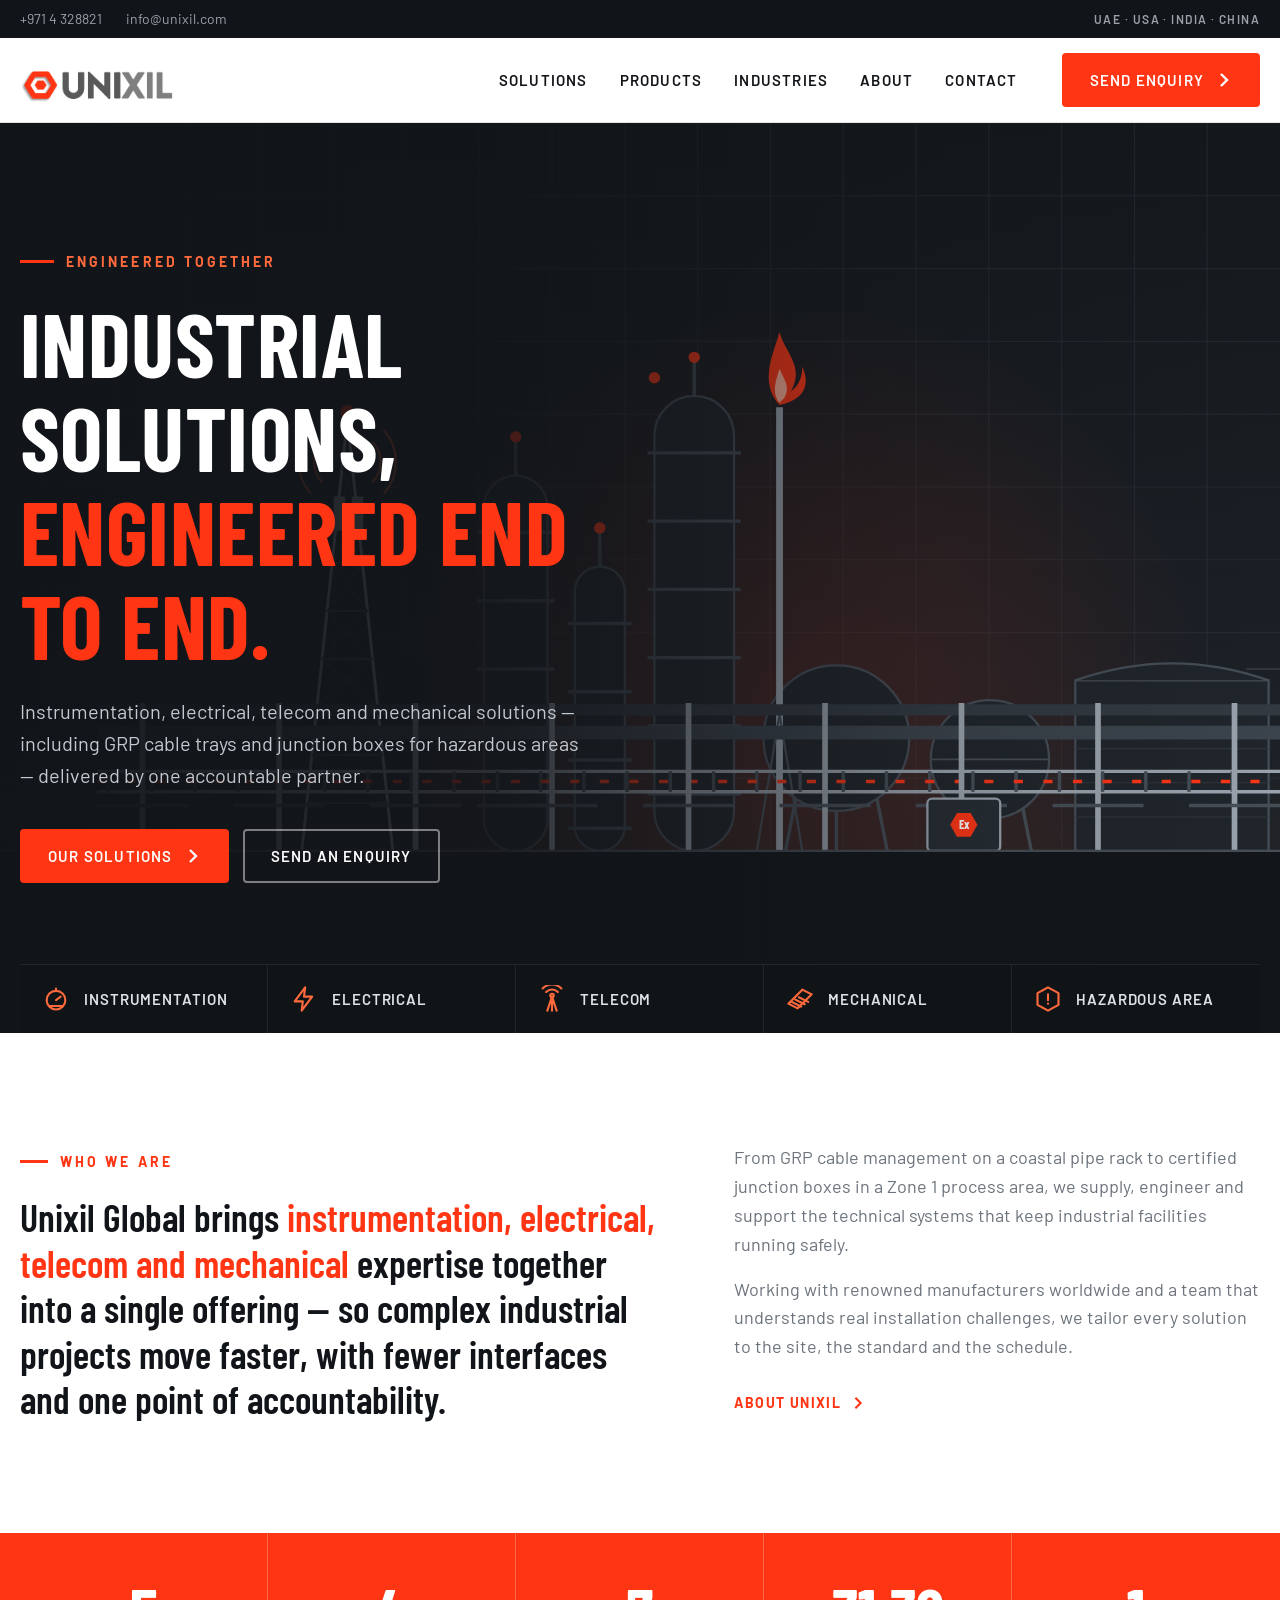
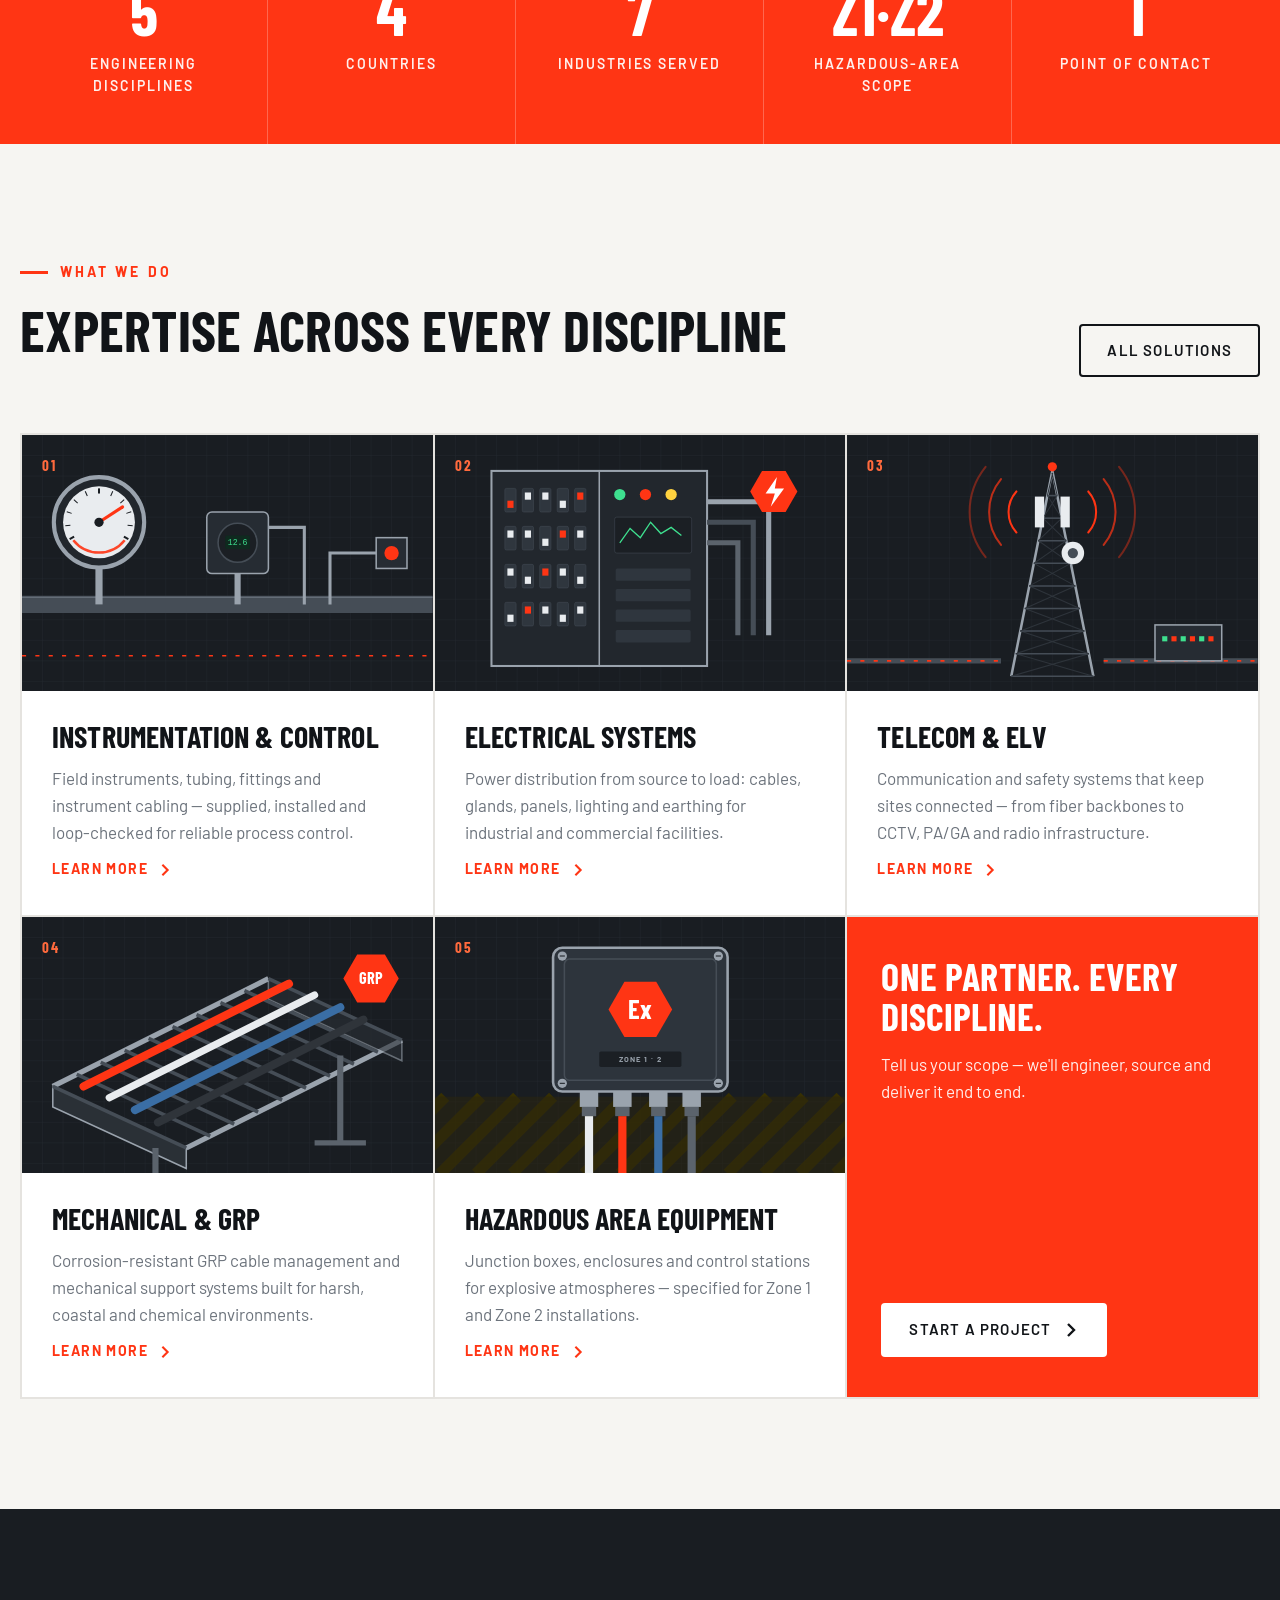
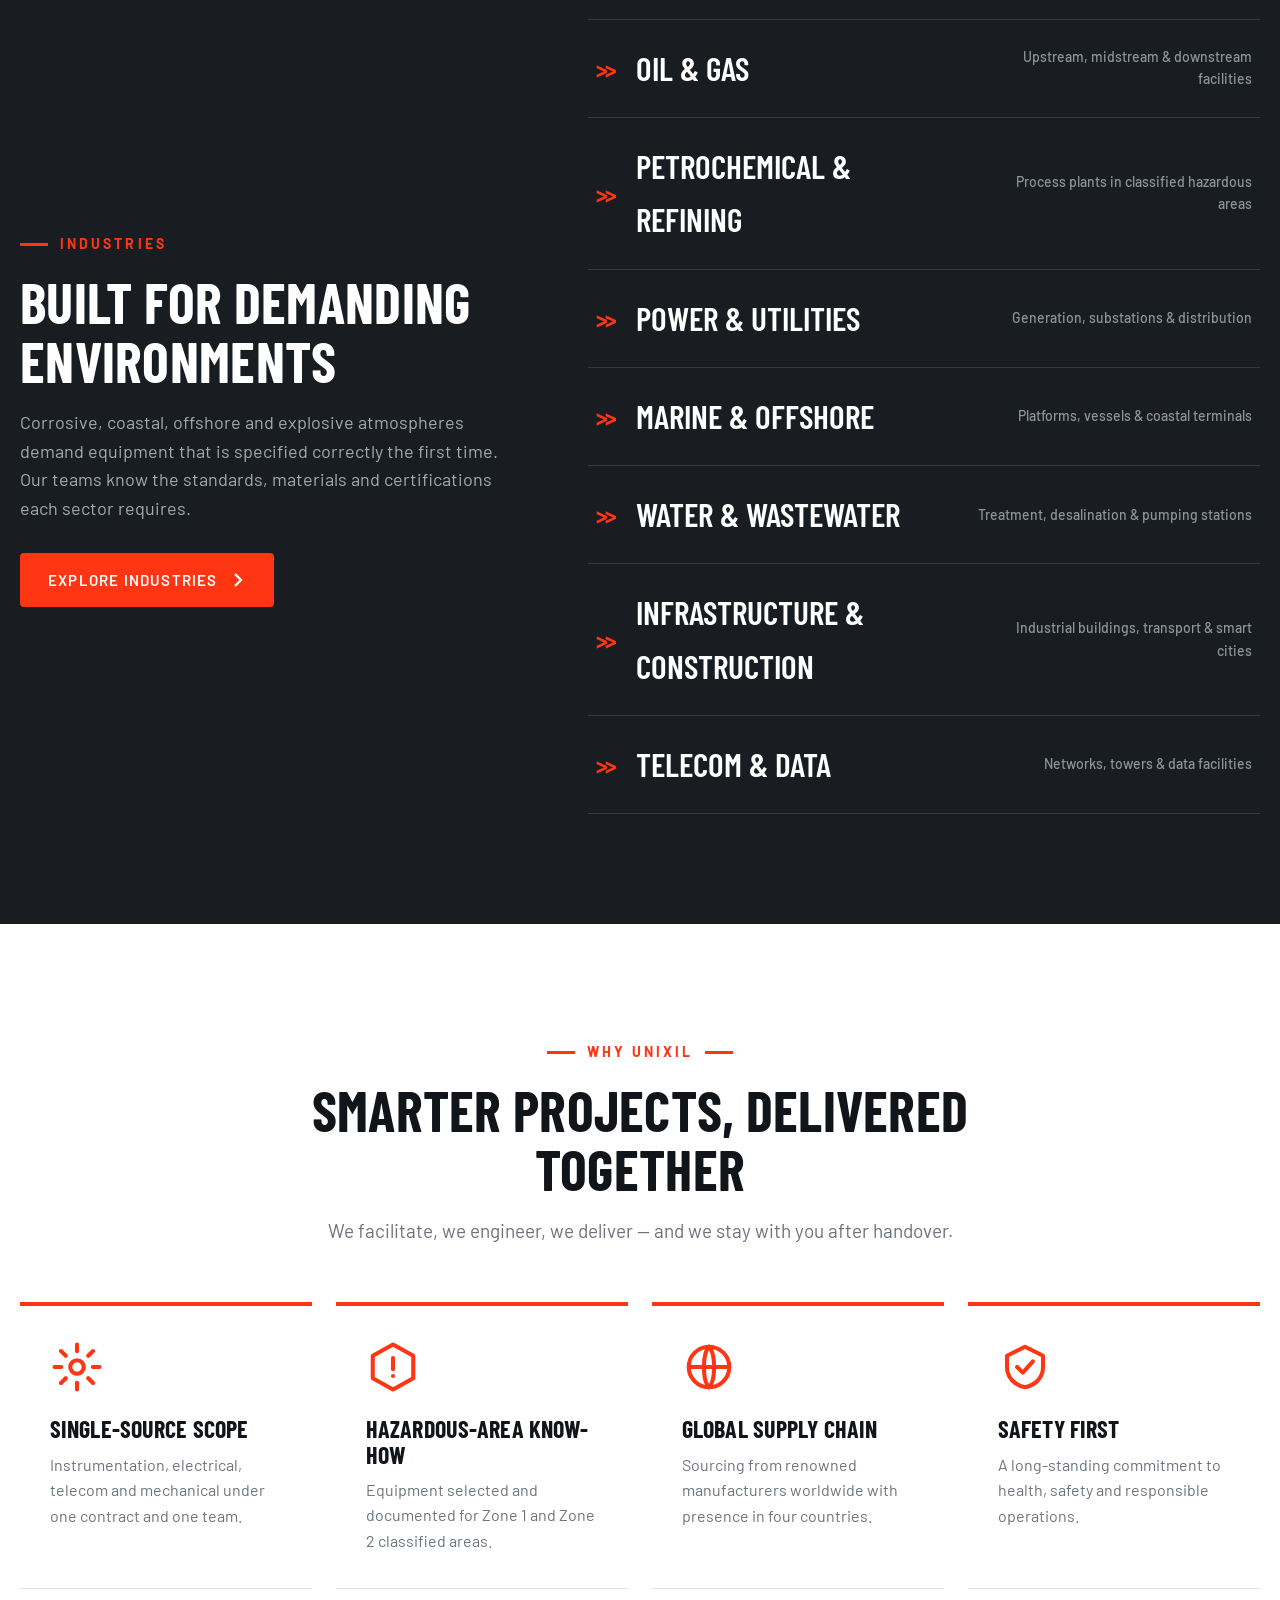
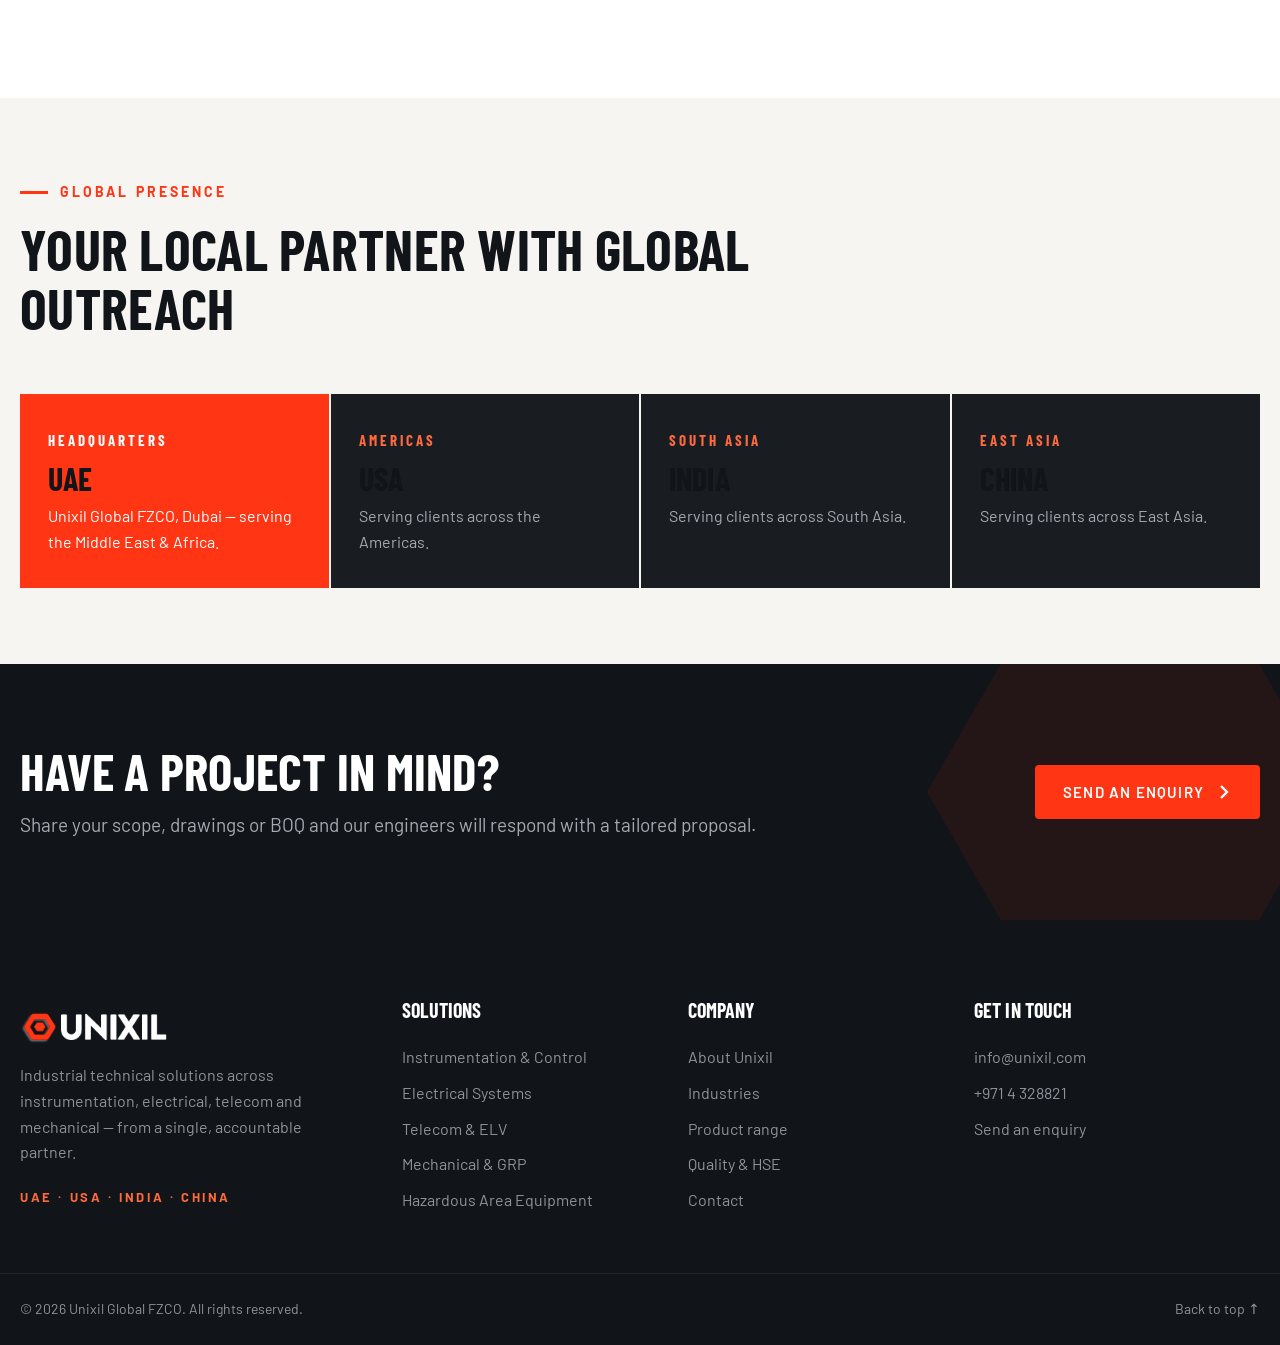
<file: index.html>
<!doctype html>
<html lang="en" class="no-js">
<head>
  <meta charset="utf-8" />
  <meta name="viewport" content="width=device-width, initial-scale=1" />
  <title>Unixil Global — Industrial Technical Solutions</title>
  <meta name="description" content="Unixil Global delivers industrial technical solutions in instrumentation, electrical, telecom and mechanical — including GRP cable trays and junction boxes for hazardous areas." />
  <meta name="theme-color" content="#111418" />
  <link rel="icon" href="assets/img/unixil-icon.png" />
  <link rel="preconnect" href="https://fonts.googleapis.com" />
  <link rel="preconnect" href="https://fonts.gstatic.com" crossorigin />
  <link href="https://fonts.googleapis.com/css2?family=Barlow:wght@400;500;600;700&family=Barlow+Condensed:wght@600;700&display=swap" rel="stylesheet" />
  <link rel="stylesheet" href="assets/css/styles.css" />
</head>
<body>
  <main id="main">
    <section class="hero">
      <div class="hero-art" data-hero-art></div>
      <div class="hero-shade"></div>
      <div class="container">
        <div class="hero-inner">
          <span class="eyebrow intro-in">Engineered together</span>
          <h1 class="intro-in" style="--d:.1s">Industrial solutions, <span>engineered end to end.</span></h1>
          <p class="intro-in" style="--d:.2s">Instrumentation, electrical, telecom and mechanical solutions — including GRP cable trays and junction boxes for hazardous areas — delivered by one accountable partner.</p>
          <div class="hero-actions intro-in" style="--d:.3s">
            <a class="btn btn-primary" href="solutions.html">Our solutions <svg class="chev" viewBox="0 0 16 16" aria-hidden="true"><path d="M5 2l6 6-6 6" fill="none" stroke="currentColor" stroke-width="2.4"/></svg></a>
            <a class="btn btn-ghost" href="contact.html#enquiry">Send an enquiry</a>
          </div>
        </div>
      </div>
      <div class="hero-disc"><div class="container"><nav class="disc-bar" id="disc-bar" aria-label="Disciplines"></nav></div></div>
    </section>

    <section class="section">
      <div class="container intro">
        <div class="reveal">
          <span class="kicker">Who we are</span>
          <p class="big" style="margin-top:22px">Unixil Global brings <em>instrumentation, electrical, telecom and mechanical</em> expertise together into a single offering — so complex industrial projects move faster, with fewer interfaces and one point of accountability.</p>
        </div>
        <div class="prose reveal" style="--d:.1s">
          <p>From GRP cable management on a coastal pipe rack to certified junction boxes in a Zone 1 process area, we supply, engineer and support the technical systems that keep industrial facilities running safely.</p>
          <p>Working with renowned manufacturers worldwide and a team that understands real installation challenges, we tailor every solution to the site, the standard and the schedule.</p>
          <p style="margin-top:26px"><a class="link" href="about.html">About Unixil <svg class="chev" viewBox="0 0 16 16" aria-hidden="true"><path d="M5 2l6 6-6 6" fill="none" stroke="currentColor" stroke-width="2.4"/></svg></a></p>
        </div>
      </div>
    </section>

    <section class="stats" aria-label="Unixil in numbers">
      <div class="container reveal">
        <div class="stat"><strong data-count="5">5</strong><span>Engineering disciplines</span></div>
        <div class="stat"><strong data-count="4">4</strong><span>Countries</span></div>
        <div class="stat"><strong data-count="7">7</strong><span>Industries served</span></div>
        <div class="stat"><strong>Z1·Z2</strong><span>Hazardous-area scope</span></div>
        <div class="stat"><strong data-count="1">1</strong><span>Point of contact</span></div>
      </div>
    </section>

    <section class="section paper">
      <div class="container">
        <div class="head row reveal">
          <div><span class="kicker">What we do</span><h2>Expertise across every discipline</h2></div>
          <a class="btn btn-line" href="solutions.html">All solutions</a>
        </div>
        <div class="div-grid" id="div-grid"></div>
      </div>
    </section>

    <section class="section dark">
      <div class="container ind-wrap">
        <div class="reveal">
          <span class="kicker">Industries</span>
          <h2 class="h2">Built for demanding environments</h2>
          <div class="prose"><p>Corrosive, coastal, offshore and explosive atmospheres demand equipment that is specified correctly the first time. Our teams know the standards, materials and certifications each sector requires.</p></div>
          <a class="btn btn-primary" href="industries.html" style="margin-top:30px">Explore industries <svg class="chev" viewBox="0 0 16 16" aria-hidden="true"><path d="M5 2l6 6-6 6" fill="none" stroke="currentColor" stroke-width="2.4"/></svg></a>
        </div>
        <ul class="ind-list reveal" id="ind-list" style="--d:.1s"></ul>
      </div>
    </section>

    <section class="section">
      <div class="container">
        <div class="head center reveal">
          <span class="kicker">Why Unixil</span>
          <h2>Smarter projects, delivered together</h2>
          <p>We facilitate, we engineer, we deliver — and we stay with you after handover.</p>
        </div>
        <div class="tiles">
          <div class="tile reveal"><div class="ico" data-icon="cog"></div><h3>Single-source scope</h3><p>Instrumentation, electrical, telecom and mechanical under one contract and one team.</p></div>
          <div class="tile reveal" style="--d:.06s"><div class="ico" data-icon="hazardous"></div><h3>Hazardous-area know-how</h3><p>Equipment selected and documented for Zone 1 and Zone 2 classified areas.</p></div>
          <div class="tile reveal" style="--d:.12s"><div class="ico" data-icon="globe"></div><h3>Global supply chain</h3><p>Sourcing from renowned manufacturers worldwide with presence in four countries.</p></div>
          <div class="tile reveal" style="--d:.18s"><div class="ico" data-icon="shield"></div><h3>Safety first</h3><p>A long-standing commitment to health, safety and responsible operations.</p></div>
        </div>
      </div>
    </section>

    <section class="section-sm paper">
      <div class="container">
        <div class="head reveal"><span class="kicker">Global presence</span><h2>Your local partner with global outreach</h2></div>
        <div class="globe reveal">
          <div class="office hq"><div class="flag">HEADQUARTERS</div><h3>UAE</h3><p>Unixil Global FZCO, Dubai — serving the Middle East &amp; Africa.</p></div>
          <div class="office"><div class="flag">AMERICAS</div><h3>USA</h3><p>Serving clients across the Americas.</p></div>
          <div class="office"><div class="flag">SOUTH ASIA</div><h3>India</h3><p>Serving clients across South Asia.</p></div>
          <div class="office"><div class="flag">EAST ASIA</div><h3>China</h3><p>Serving clients across East Asia.</p></div>
        </div>
      </div>
    </section>

    <section class="cta">
      <div class="cta-hex" data-cta-hex aria-hidden="true"></div>
      <div class="container">
        <div><h2>Have a project in mind?</h2><p>Share your scope, drawings or BOQ and our engineers will respond with a tailored proposal.</p></div>
        <a class="btn btn-primary" href="contact.html#enquiry">Send an enquiry <svg class="chev" viewBox="0 0 16 16" aria-hidden="true"><path d="M5 2l6 6-6 6" fill="none" stroke="currentColor" stroke-width="2.4"/></svg></a>
      </div>
    </section>
  </main>
  <script src="assets/js/art.js"></script>
  <script src="assets/js/site.js"></script>
</body>
</html>
</file>
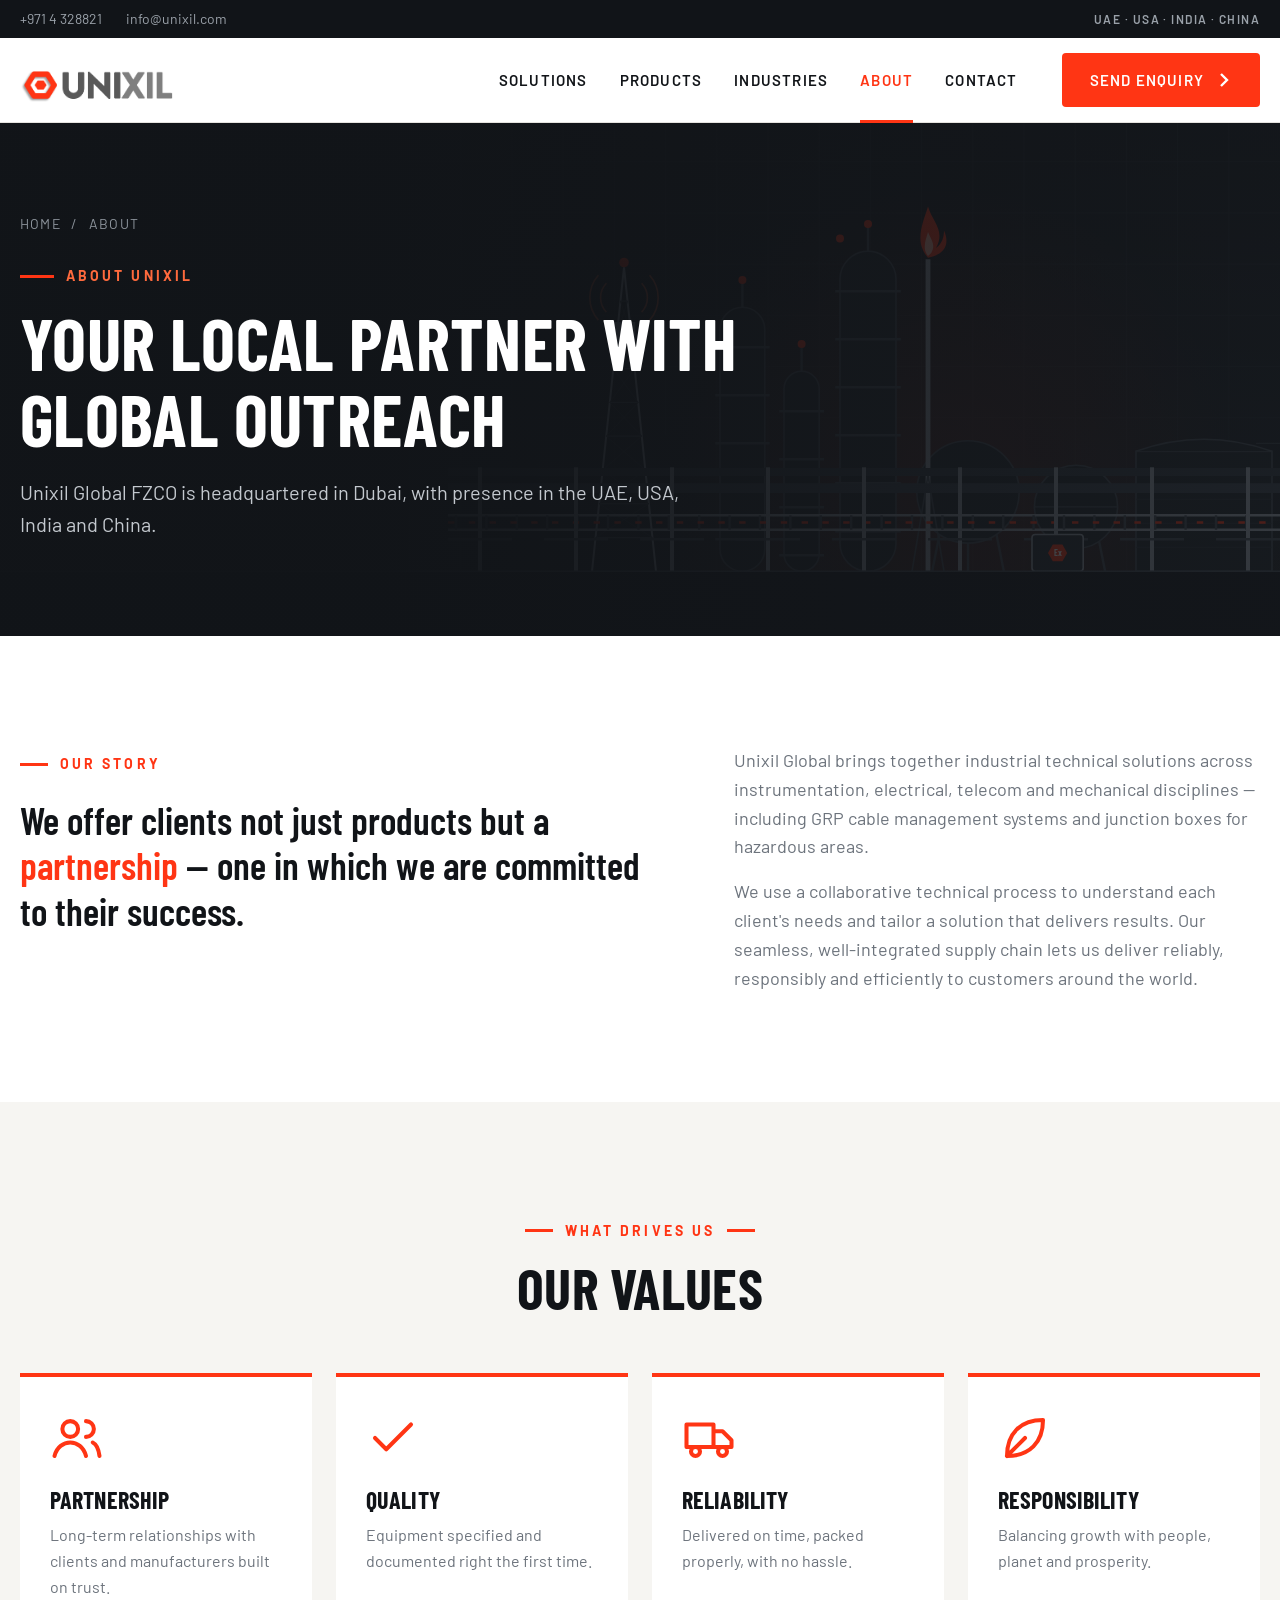
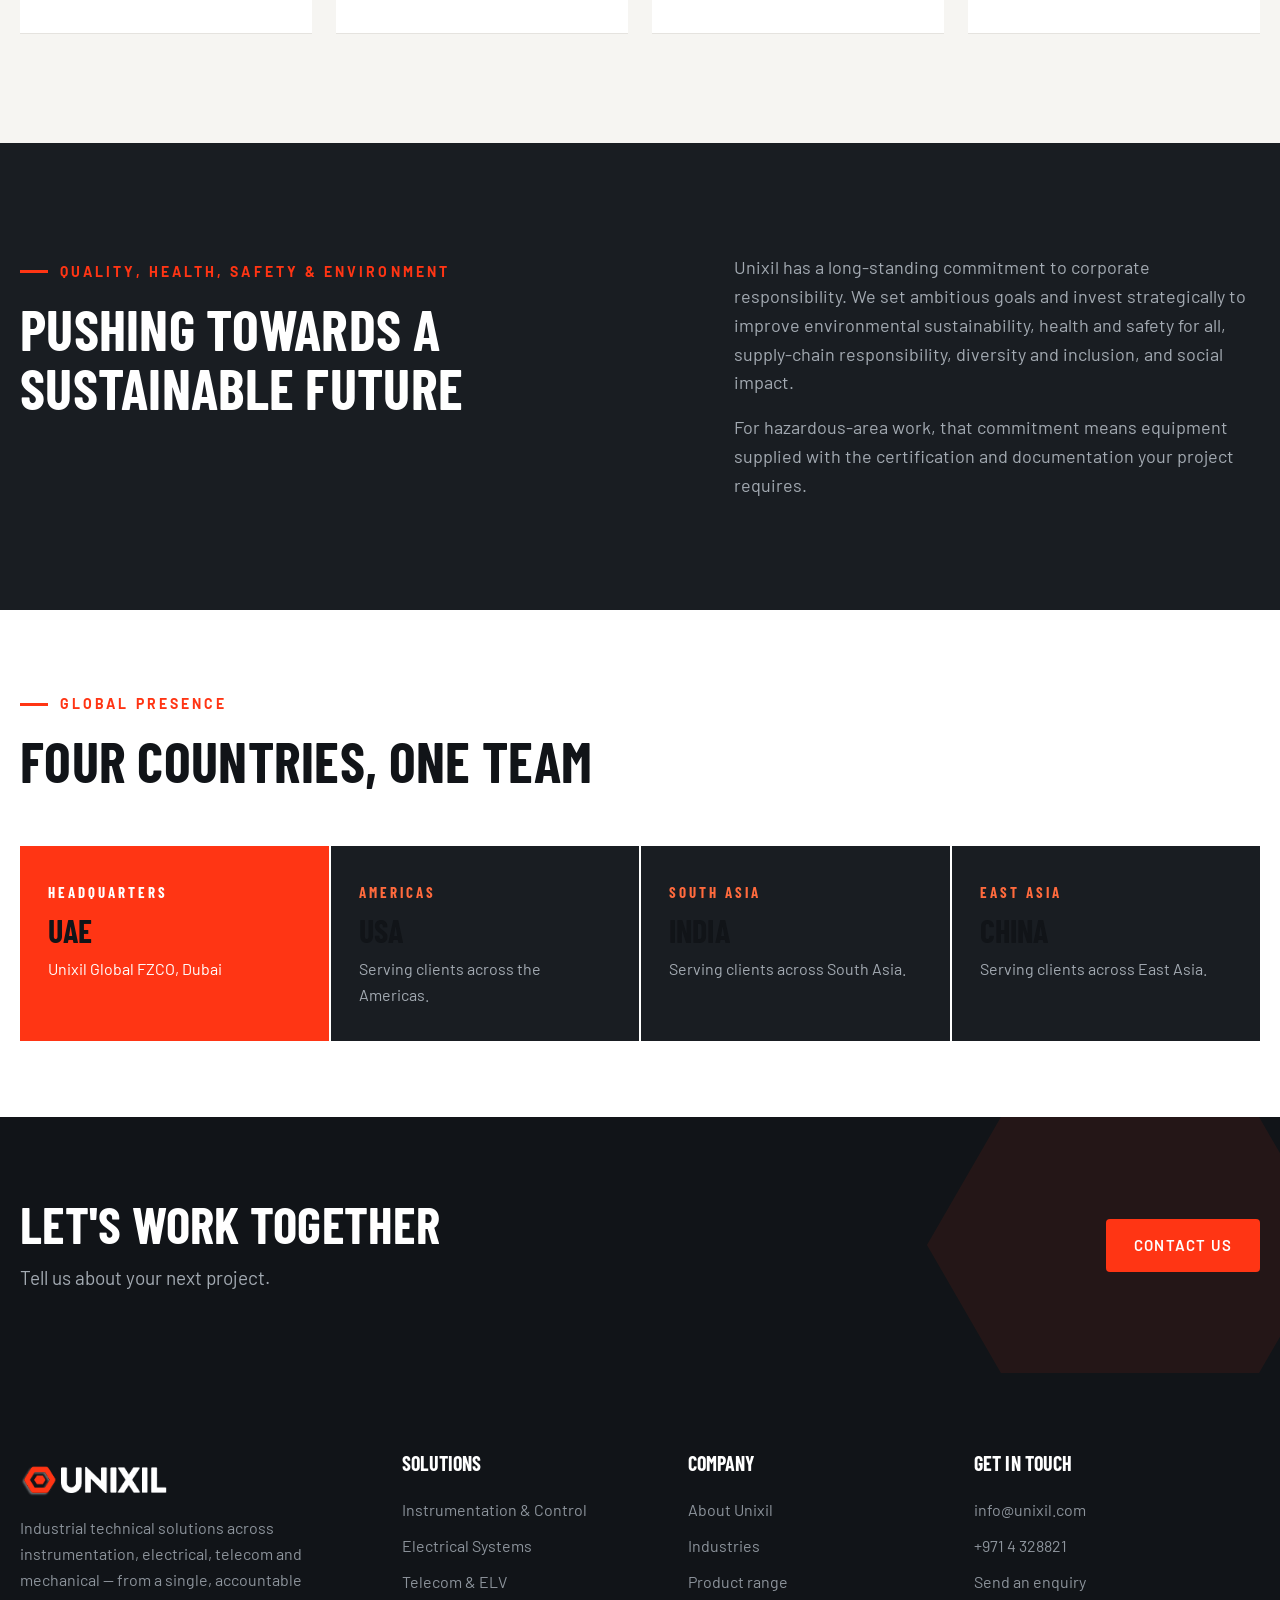
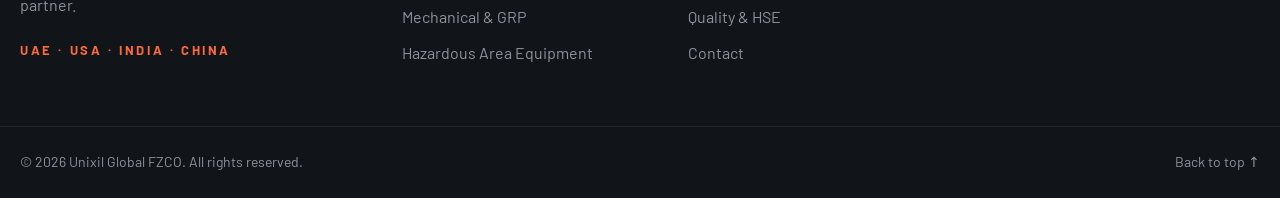
<file: about.html>
<!doctype html>
<html lang="en" class="no-js">
<head>
  <meta charset="utf-8" />
  <meta name="viewport" content="width=device-width, initial-scale=1" />
  <title>About — Unixil Global</title>
  <meta name="description" content="Unixil Global FZCO — a Dubai-headquartered industrial technical solutions partner with presence in the UAE, USA, India and China." />
  <meta name="theme-color" content="#111418" />
  <link rel="icon" href="assets/img/unixil-icon.png" />
  <link rel="preconnect" href="https://fonts.googleapis.com" />
  <link rel="preconnect" href="https://fonts.gstatic.com" crossorigin />
  <link href="https://fonts.googleapis.com/css2?family=Barlow:wght@400;500;600;700&family=Barlow+Condensed:wght@600;700&display=swap" rel="stylesheet" />
  <link rel="stylesheet" href="assets/css/styles.css" />
</head>
<body>
  <main id="main">
    <section class="page-hero">
      <div class="hero-art" data-hero-art></div><div class="hero-shade"></div>
      <div class="container intro-in">
        <nav class="crumbs" aria-label="Breadcrumb"><a href="index.html">Home</a><span>/</span><span>About</span></nav>
        <span class="eyebrow">About Unixil</span>
        <h1>Your local partner with global outreach</h1>
        <p>Unixil Global FZCO is headquartered in Dubai, with presence in the UAE, USA, India and China.</p>
      </div>
    </section>

    <section class="section">
      <div class="container intro">
        <div class="reveal">
          <span class="kicker">Our story</span>
          <p class="big" style="margin-top:22px">We offer clients not just products but a <em>partnership</em> — one in which we are committed to their success.</p>
        </div>
        <div class="prose reveal" style="--d:.1s">
          <p>Unixil Global brings together industrial technical solutions across instrumentation, electrical, telecom and mechanical disciplines — including GRP cable management systems and junction boxes for hazardous areas.</p>
          <p>We use a collaborative technical process to understand each client's needs and tailor a solution that delivers results. Our seamless, well-integrated supply chain lets us deliver reliably, responsibly and efficiently to customers around the world.</p>
        </div>
      </div>
    </section>

    <section class="section paper">
      <div class="container">
        <div class="head center reveal"><span class="kicker">What drives us</span><h2>Our values</h2></div>
        <div class="tiles">
          <div class="tile reveal"><div class="ico" data-icon="users"></div><h3>Partnership</h3><p>Long-term relationships with clients and manufacturers built on trust.</p></div>
          <div class="tile reveal" style="--d:.06s"><div class="ico" data-icon="check"></div><h3>Quality</h3><p>Equipment specified and documented right the first time.</p></div>
          <div class="tile reveal" style="--d:.12s"><div class="ico" data-icon="truck"></div><h3>Reliability</h3><p>Delivered on time, packed properly, with no hassle.</p></div>
          <div class="tile reveal" style="--d:.18s"><div class="ico" data-icon="leaf"></div><h3>Responsibility</h3><p>Balancing growth with people, planet and prosperity.</p></div>
        </div>
      </div>
    </section>

    <section class="section dark" id="hse">
      <div class="container intro">
        <div class="reveal">
          <span class="kicker">Quality, Health, Safety &amp; Environment</span>
          <h2 class="h2">Pushing towards a sustainable future</h2>
        </div>
        <div class="prose reveal" style="--d:.1s">
          <p>Unixil has a long-standing commitment to corporate responsibility. We set ambitious goals and invest strategically to improve environmental sustainability, health and safety for all, supply-chain responsibility, diversity and inclusion, and social impact.</p>
          <p>For hazardous-area work, that commitment means equipment supplied with the certification and documentation your project requires.</p>
        </div>
      </div>
    </section>

    <section class="section-sm">
      <div class="container">
        <div class="head reveal"><span class="kicker">Global presence</span><h2>Four countries, one team</h2></div>
        <div class="globe reveal">
          <div class="office hq"><div class="flag">HEADQUARTERS</div><h3>UAE</h3><p>Unixil Global FZCO, Dubai</p></div>
          <div class="office"><div class="flag">AMERICAS</div><h3>USA</h3><p>Serving clients across the Americas.</p></div>
          <div class="office"><div class="flag">SOUTH ASIA</div><h3>India</h3><p>Serving clients across South Asia.</p></div>
          <div class="office"><div class="flag">EAST ASIA</div><h3>China</h3><p>Serving clients across East Asia.</p></div>
        </div>
      </div>
    </section>

    <section class="cta">
      <div class="cta-hex" data-cta-hex aria-hidden="true"></div>
      <div class="container">
        <div><h2>Let's work together</h2><p>Tell us about your next project.</p></div>
        <a class="btn btn-primary" href="contact.html#enquiry">Contact us</a>
      </div>
    </section>
  </main>
  <script src="assets/js/art.js"></script>
  <script src="assets/js/site.js"></script>
</body>
</html>
</file>
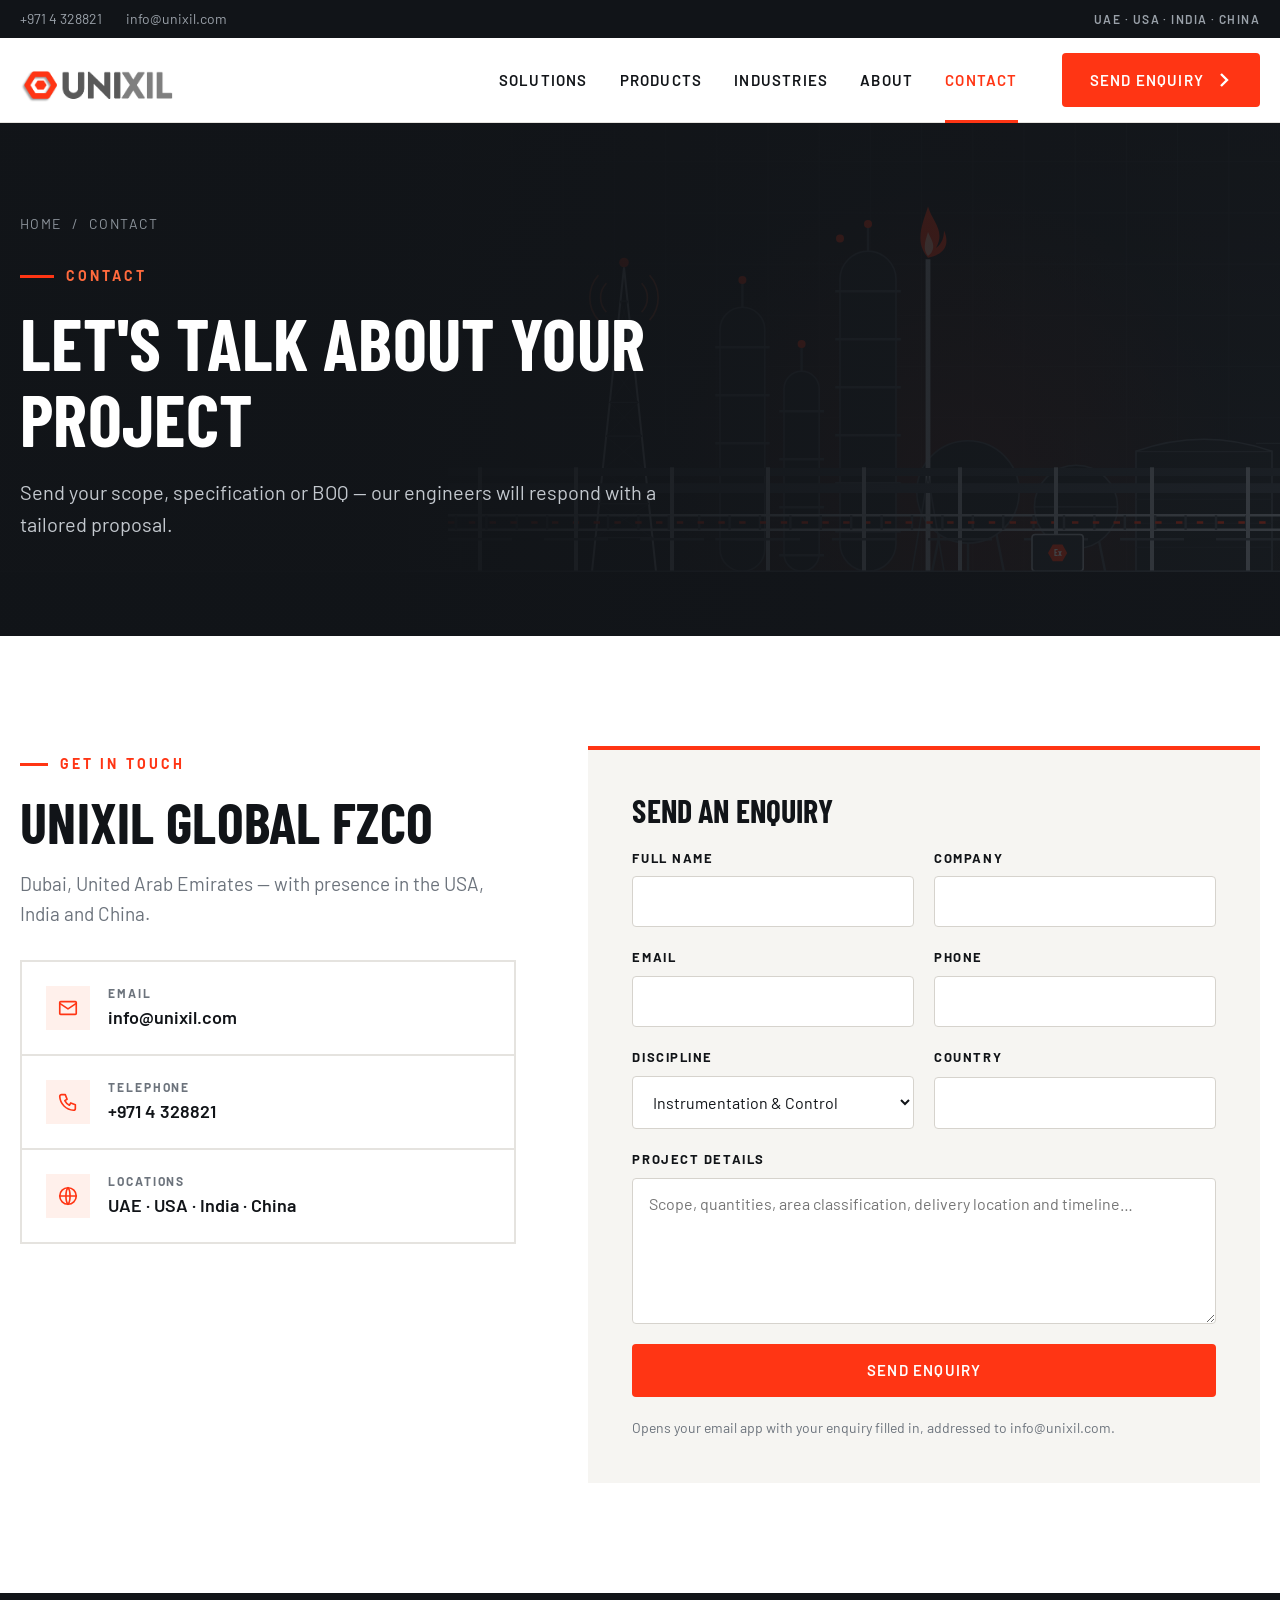
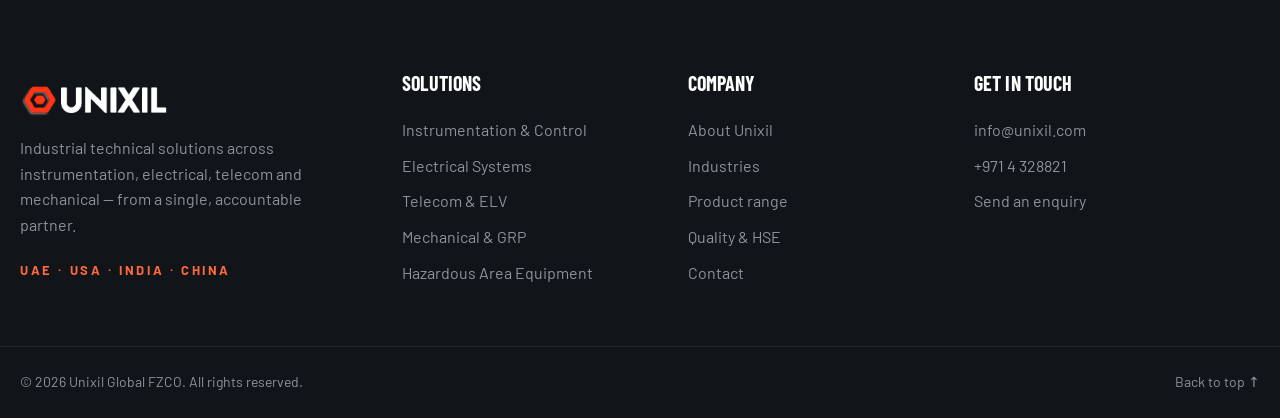
<file: contact.html>
<!doctype html>
<html lang="en" class="no-js">
<head>
  <meta charset="utf-8" />
  <meta name="viewport" content="width=device-width, initial-scale=1" />
  <title>Contact — Unixil Global</title>
  <meta name="description" content="Contact Unixil Global: info@unixil.com, +971 4 328821. Send an enquiry for instrumentation, electrical, telecom, GRP and hazardous-area solutions." />
  <meta name="theme-color" content="#111418" />
  <link rel="icon" href="assets/img/unixil-icon.png" />
  <link rel="preconnect" href="https://fonts.googleapis.com" />
  <link rel="preconnect" href="https://fonts.gstatic.com" crossorigin />
  <link href="https://fonts.googleapis.com/css2?family=Barlow:wght@400;500;600;700&family=Barlow+Condensed:wght@600;700&display=swap" rel="stylesheet" />
  <link rel="stylesheet" href="assets/css/styles.css" />
</head>
<body>
  <main id="main">
    <section class="page-hero">
      <div class="hero-art" data-hero-art></div><div class="hero-shade"></div>
      <div class="container intro-in">
        <nav class="crumbs" aria-label="Breadcrumb"><a href="index.html">Home</a><span>/</span><span>Contact</span></nav>
        <span class="eyebrow">Contact</span>
        <h1>Let's talk about your project</h1>
        <p>Send your scope, specification or BOQ — our engineers will respond with a tailored proposal.</p>
      </div>
    </section>

    <section class="section" id="enquiry">
      <div class="container contact">
        <div class="reveal">
          <span class="kicker">Get in touch</span>
          <h2 class="h2">Unixil Global FZCO</h2>
          <p class="lead">Dubai, United Arab Emirates — with presence in the USA, India and China.</p>
          <ul class="c-list">
            <li><span class="ico" data-icon="mail"></span><div><small>Email</small><a href="mailto:info@unixil.com">info@unixil.com</a></div></li>
            <li><span class="ico" data-icon="phone"></span><div><small>Telephone</small><a href="tel:+9714328821">+971 4 328821</a></div></li>
            <li><span class="ico" data-icon="globe"></span><div><small>Locations</small><strong>UAE · USA · India · China</strong></div></li>
          </ul>
        </div>
        <form class="form reveal" style="--d:.1s" data-mailto novalidate>
          <h3>Send an enquiry</h3>
          <div class="row2">
            <label>Full name<input name="name" required autocomplete="name" /></label>
            <label>Company<input name="company" autocomplete="organization" /></label>
          </div>
          <div class="row2">
            <label>Email<input type="email" name="email" required autocomplete="email" /></label>
            <label>Phone<input type="tel" name="phone" autocomplete="tel" /></label>
          </div>
          <div class="row2">
            <label>Discipline<select name="discipline"></select></label>
            <label>Country<input name="country" autocomplete="country-name" /></label>
          </div>
          <label>Project details<textarea name="message" rows="6" required placeholder="Scope, quantities, area classification, delivery location and timeline…"></textarea></label>
          <button class="btn btn-primary" type="submit">Send enquiry</button>
          <p class="form-note" role="status" aria-live="polite">Opens your email app with your enquiry filled in, addressed to info@unixil.com.</p>
        </form>
      </div>
    </section>
  </main>
  <script src="assets/js/art.js"></script>
  <script src="assets/js/site.js"></script>
</body>
</html>
</file>
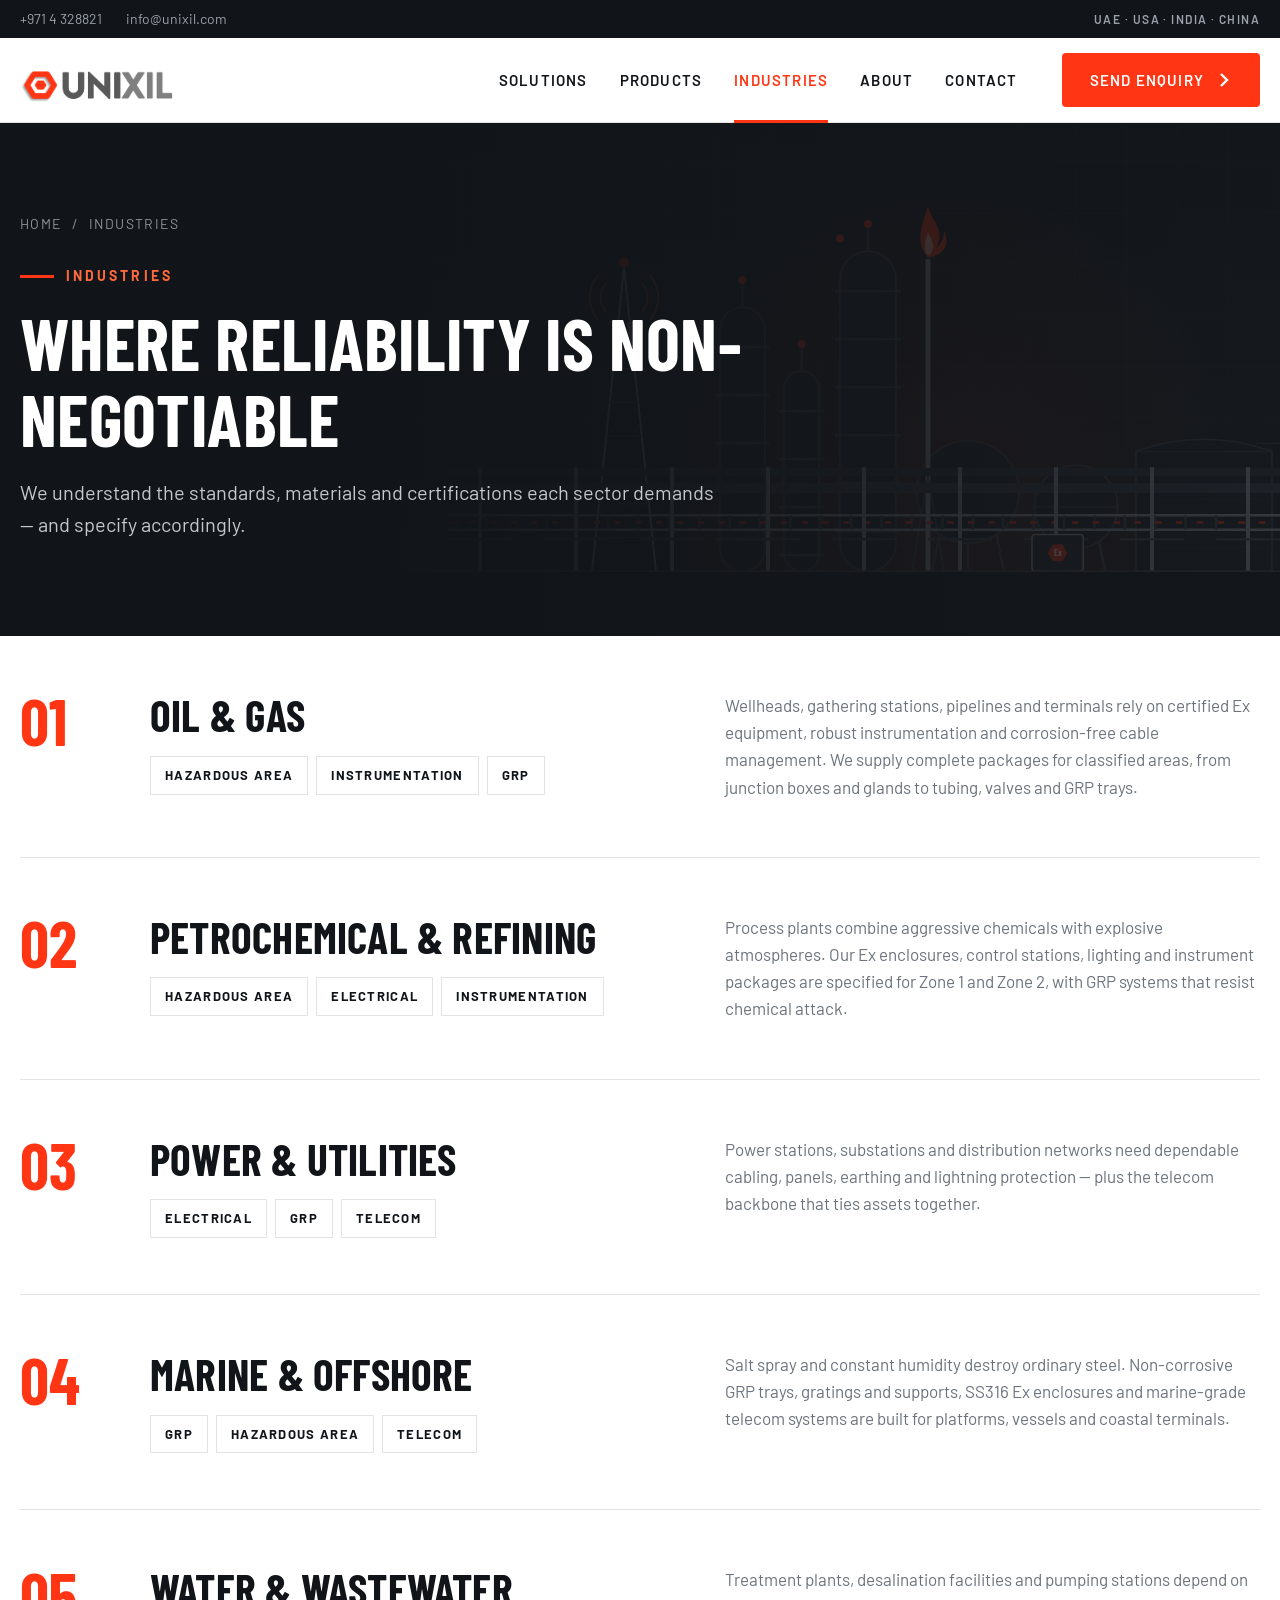
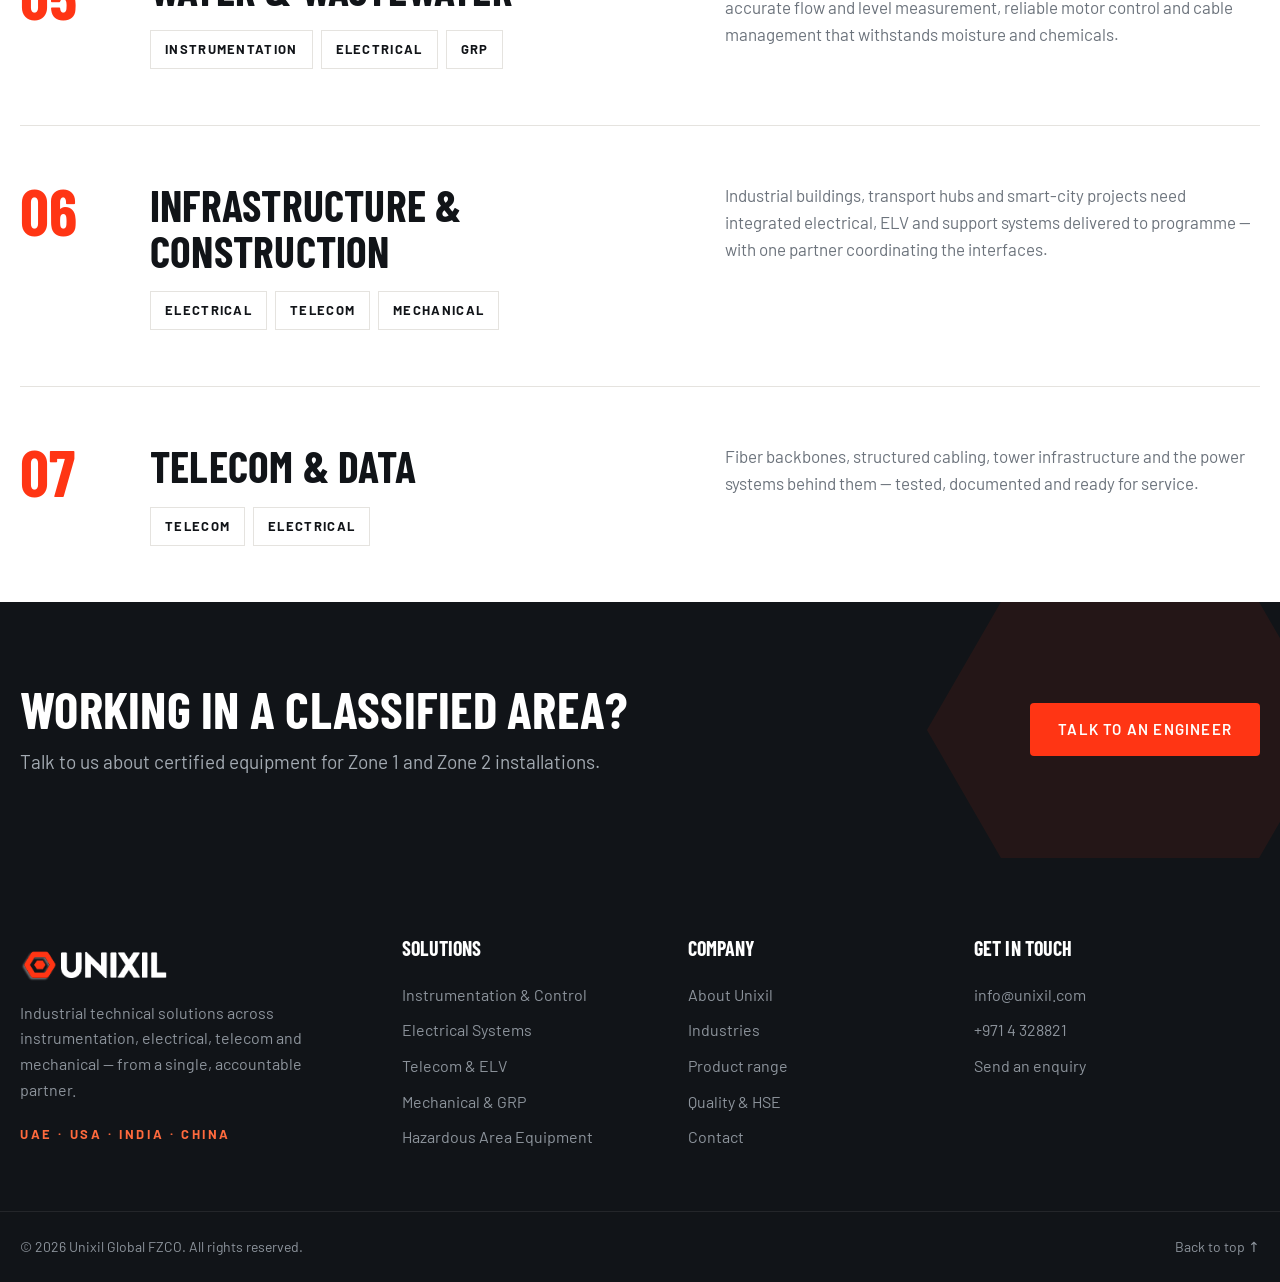
<file: industries.html>
<!doctype html>
<html lang="en" class="no-js">
<head>
  <meta charset="utf-8" />
  <meta name="viewport" content="width=device-width, initial-scale=1" />
  <title>Industries — Unixil Global</title>
  <meta name="description" content="Unixil Global serves oil & gas, petrochemical, power, marine & offshore, water, infrastructure and telecom industries." />
  <meta name="theme-color" content="#111418" />
  <link rel="icon" href="assets/img/unixil-icon.png" />
  <link rel="preconnect" href="https://fonts.googleapis.com" />
  <link rel="preconnect" href="https://fonts.gstatic.com" crossorigin />
  <link href="https://fonts.googleapis.com/css2?family=Barlow:wght@400;500;600;700&family=Barlow+Condensed:wght@600;700&display=swap" rel="stylesheet" />
  <link rel="stylesheet" href="assets/css/styles.css" />
  <style>
    .ind-block { display: grid; grid-template-columns: 90px 1fr 1fr; gap: 40px; padding: 56px 0; border-bottom: 1px solid var(--line); align-items: start; }
    .ind-block:last-child { border-bottom: 0; }
    .ind-no { font-family: var(--display); font-size: 64px; font-weight: 700; color: var(--orange); line-height: .9; }
    .ind-block h2 { font-size: clamp(32px, 3.4vw, 46px); }
    .ind-block .prose p { font-size: 17px; }
    .pills { display: flex; flex-wrap: wrap; gap: 8px; margin-top: 18px; }
    .pills a { padding: 8px 14px; border: 1px solid var(--line); font-size: 13px; font-weight: 700; letter-spacing: .1em; text-transform: uppercase; color: var(--ink); transition: all .2s; }
    .pills a:hover { background: var(--orange); border-color: var(--orange); color: #fff; }
    @media (max-width: 900px) { .ind-block { grid-template-columns: 1fr; gap: 16px; padding: 44px 0; } .ind-no { font-size: 44px; } }
  </style>
</head>
<body>
  <main id="main">
    <section class="page-hero">
      <div class="hero-art" data-hero-art></div><div class="hero-shade"></div>
      <div class="container intro-in">
        <nav class="crumbs" aria-label="Breadcrumb"><a href="index.html">Home</a><span>/</span><span>Industries</span></nav>
        <span class="eyebrow">Industries</span>
        <h1>Where reliability is non-negotiable</h1>
        <p>We understand the standards, materials and certifications each sector demands — and specify accordingly.</p>
      </div>
    </section>

    <div class="container">
      <article class="ind-block reveal" id="oil-gas">
        <div class="ind-no">01</div>
        <div><h2>Oil &amp; Gas</h2><div class="pills"><a href="solutions.html#hazardous">Hazardous Area</a><a href="solutions.html#instrumentation">Instrumentation</a><a href="solutions.html#mechanical">GRP</a></div></div>
        <div class="prose"><p>Wellheads, gathering stations, pipelines and terminals rely on certified Ex equipment, robust instrumentation and corrosion-free cable management. We supply complete packages for classified areas, from junction boxes and glands to tubing, valves and GRP trays.</p></div>
      </article>
      <article class="ind-block reveal" id="petrochemical">
        <div class="ind-no">02</div>
        <div><h2>Petrochemical &amp; Refining</h2><div class="pills"><a href="solutions.html#hazardous">Hazardous Area</a><a href="solutions.html#electrical">Electrical</a><a href="solutions.html#instrumentation">Instrumentation</a></div></div>
        <div class="prose"><p>Process plants combine aggressive chemicals with explosive atmospheres. Our Ex enclosures, control stations, lighting and instrument packages are specified for Zone 1 and Zone 2, with GRP systems that resist chemical attack.</p></div>
      </article>
      <article class="ind-block reveal" id="power">
        <div class="ind-no">03</div>
        <div><h2>Power &amp; Utilities</h2><div class="pills"><a href="solutions.html#electrical">Electrical</a><a href="solutions.html#mechanical">GRP</a><a href="solutions.html#telecom">Telecom</a></div></div>
        <div class="prose"><p>Power stations, substations and distribution networks need dependable cabling, panels, earthing and lightning protection — plus the telecom backbone that ties assets together.</p></div>
      </article>
      <article class="ind-block reveal" id="marine">
        <div class="ind-no">04</div>
        <div><h2>Marine &amp; Offshore</h2><div class="pills"><a href="solutions.html#mechanical">GRP</a><a href="solutions.html#hazardous">Hazardous Area</a><a href="solutions.html#telecom">Telecom</a></div></div>
        <div class="prose"><p>Salt spray and constant humidity destroy ordinary steel. Non-corrosive GRP trays, gratings and supports, SS316 Ex enclosures and marine-grade telecom systems are built for platforms, vessels and coastal terminals.</p></div>
      </article>
      <article class="ind-block reveal" id="water">
        <div class="ind-no">05</div>
        <div><h2>Water &amp; Wastewater</h2><div class="pills"><a href="solutions.html#instrumentation">Instrumentation</a><a href="solutions.html#electrical">Electrical</a><a href="solutions.html#mechanical">GRP</a></div></div>
        <div class="prose"><p>Treatment plants, desalination facilities and pumping stations depend on accurate flow and level measurement, reliable motor control and cable management that withstands moisture and chemicals.</p></div>
      </article>
      <article class="ind-block reveal" id="infrastructure">
        <div class="ind-no">06</div>
        <div><h2>Infrastructure &amp; Construction</h2><div class="pills"><a href="solutions.html#electrical">Electrical</a><a href="solutions.html#telecom">Telecom</a><a href="solutions.html#mechanical">Mechanical</a></div></div>
        <div class="prose"><p>Industrial buildings, transport hubs and smart-city projects need integrated electrical, ELV and support systems delivered to programme — with one partner coordinating the interfaces.</p></div>
      </article>
      <article class="ind-block reveal" id="data">
        <div class="ind-no">07</div>
        <div><h2>Telecom &amp; Data</h2><div class="pills"><a href="solutions.html#telecom">Telecom</a><a href="solutions.html#electrical">Electrical</a></div></div>
        <div class="prose"><p>Fiber backbones, structured cabling, tower infrastructure and the power systems behind them — tested, documented and ready for service.</p></div>
      </article>
    </div>

    <section class="cta">
      <div class="cta-hex" data-cta-hex aria-hidden="true"></div>
      <div class="container">
        <div><h2>Working in a classified area?</h2><p>Talk to us about certified equipment for Zone 1 and Zone 2 installations.</p></div>
        <a class="btn btn-primary" href="contact.html?topic=Hazardous%20Area%20Equipment#enquiry">Talk to an engineer</a>
      </div>
    </section>
  </main>
  <script src="assets/js/art.js"></script>
  <script src="assets/js/site.js"></script>
</body>
</html>
</file>
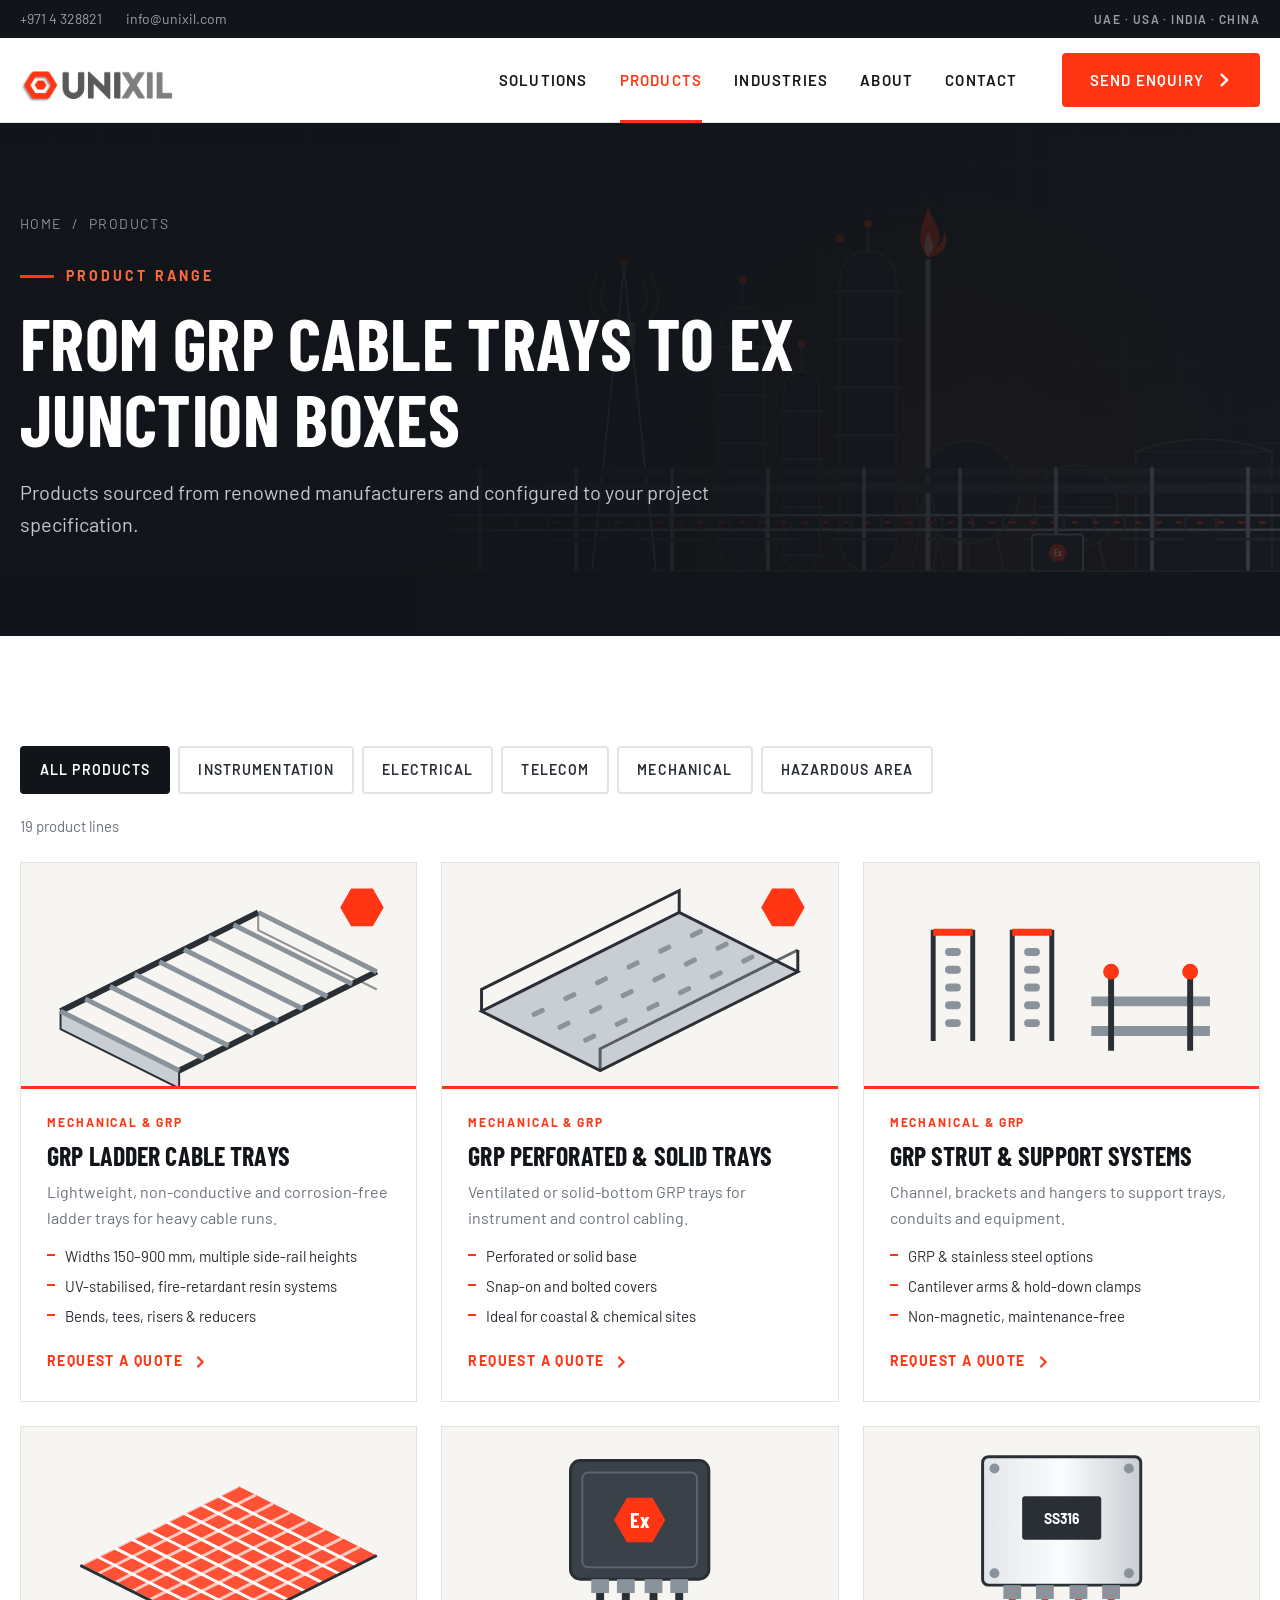
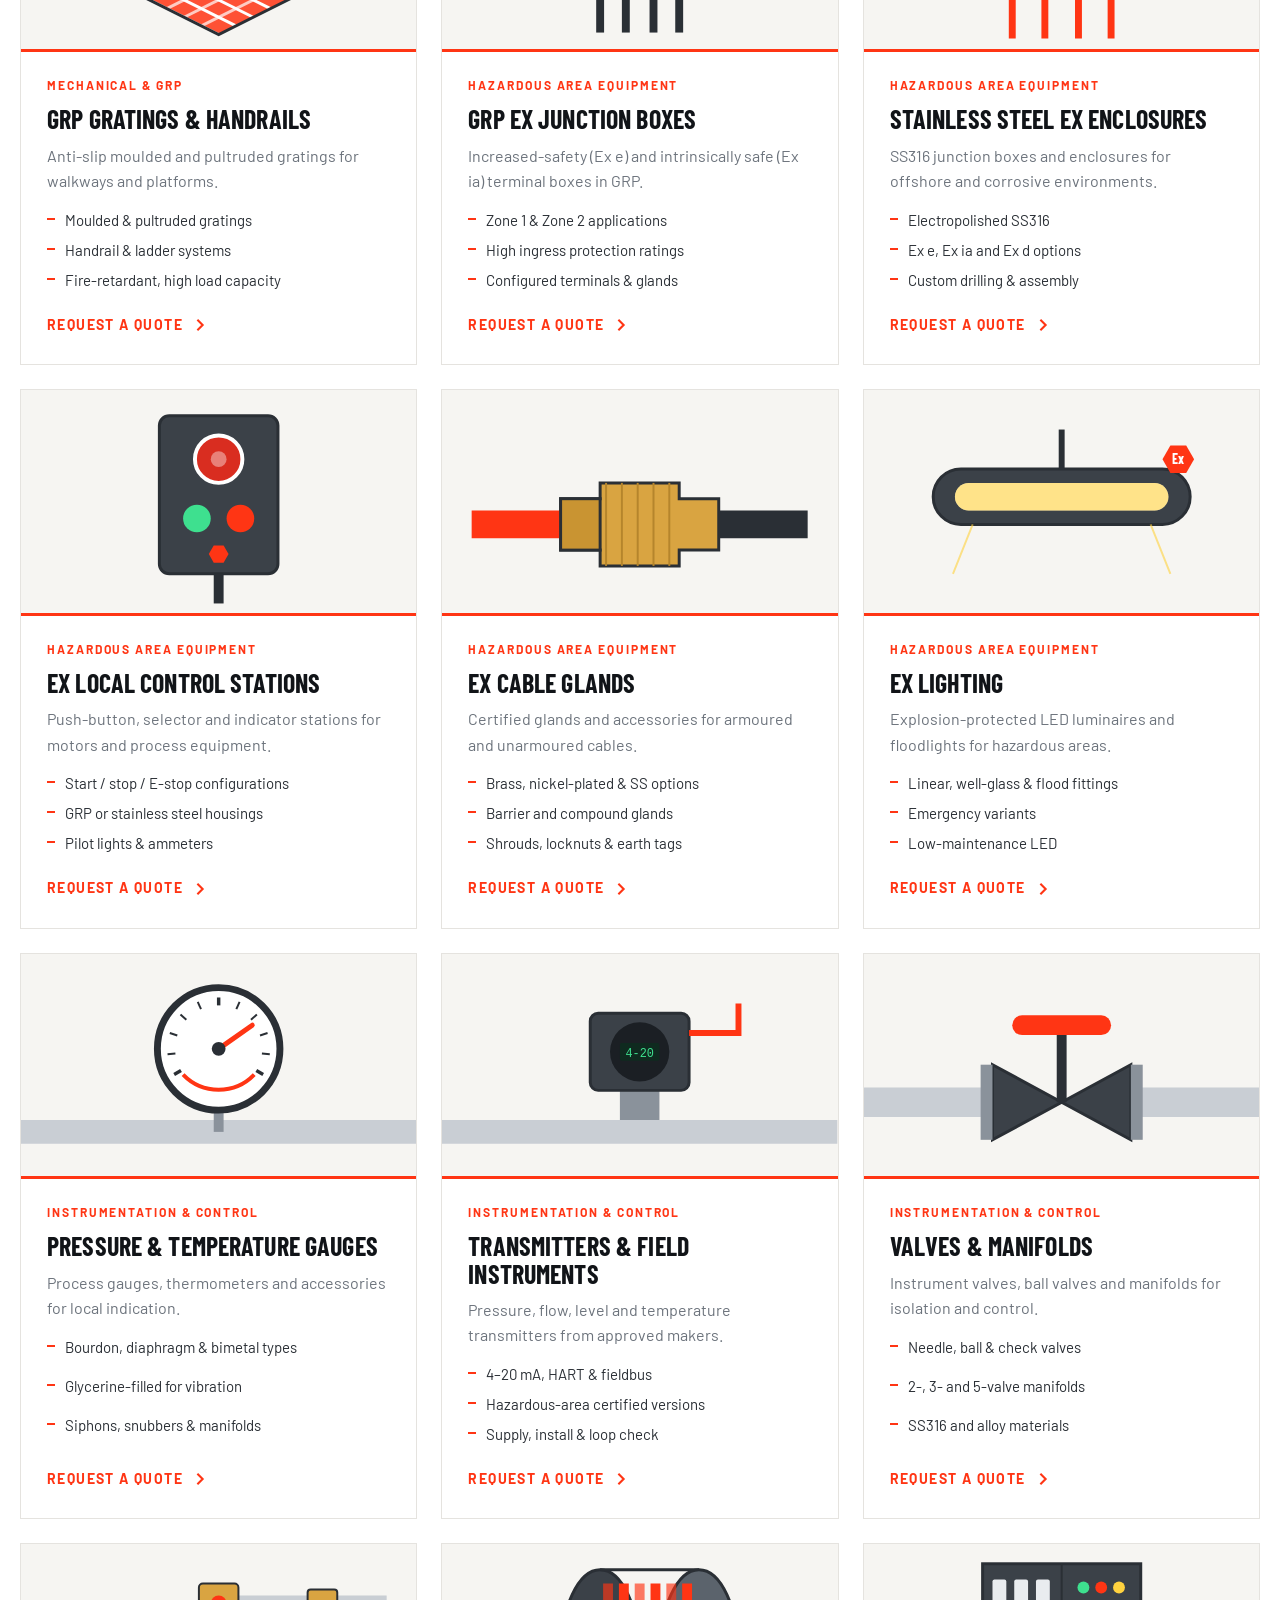
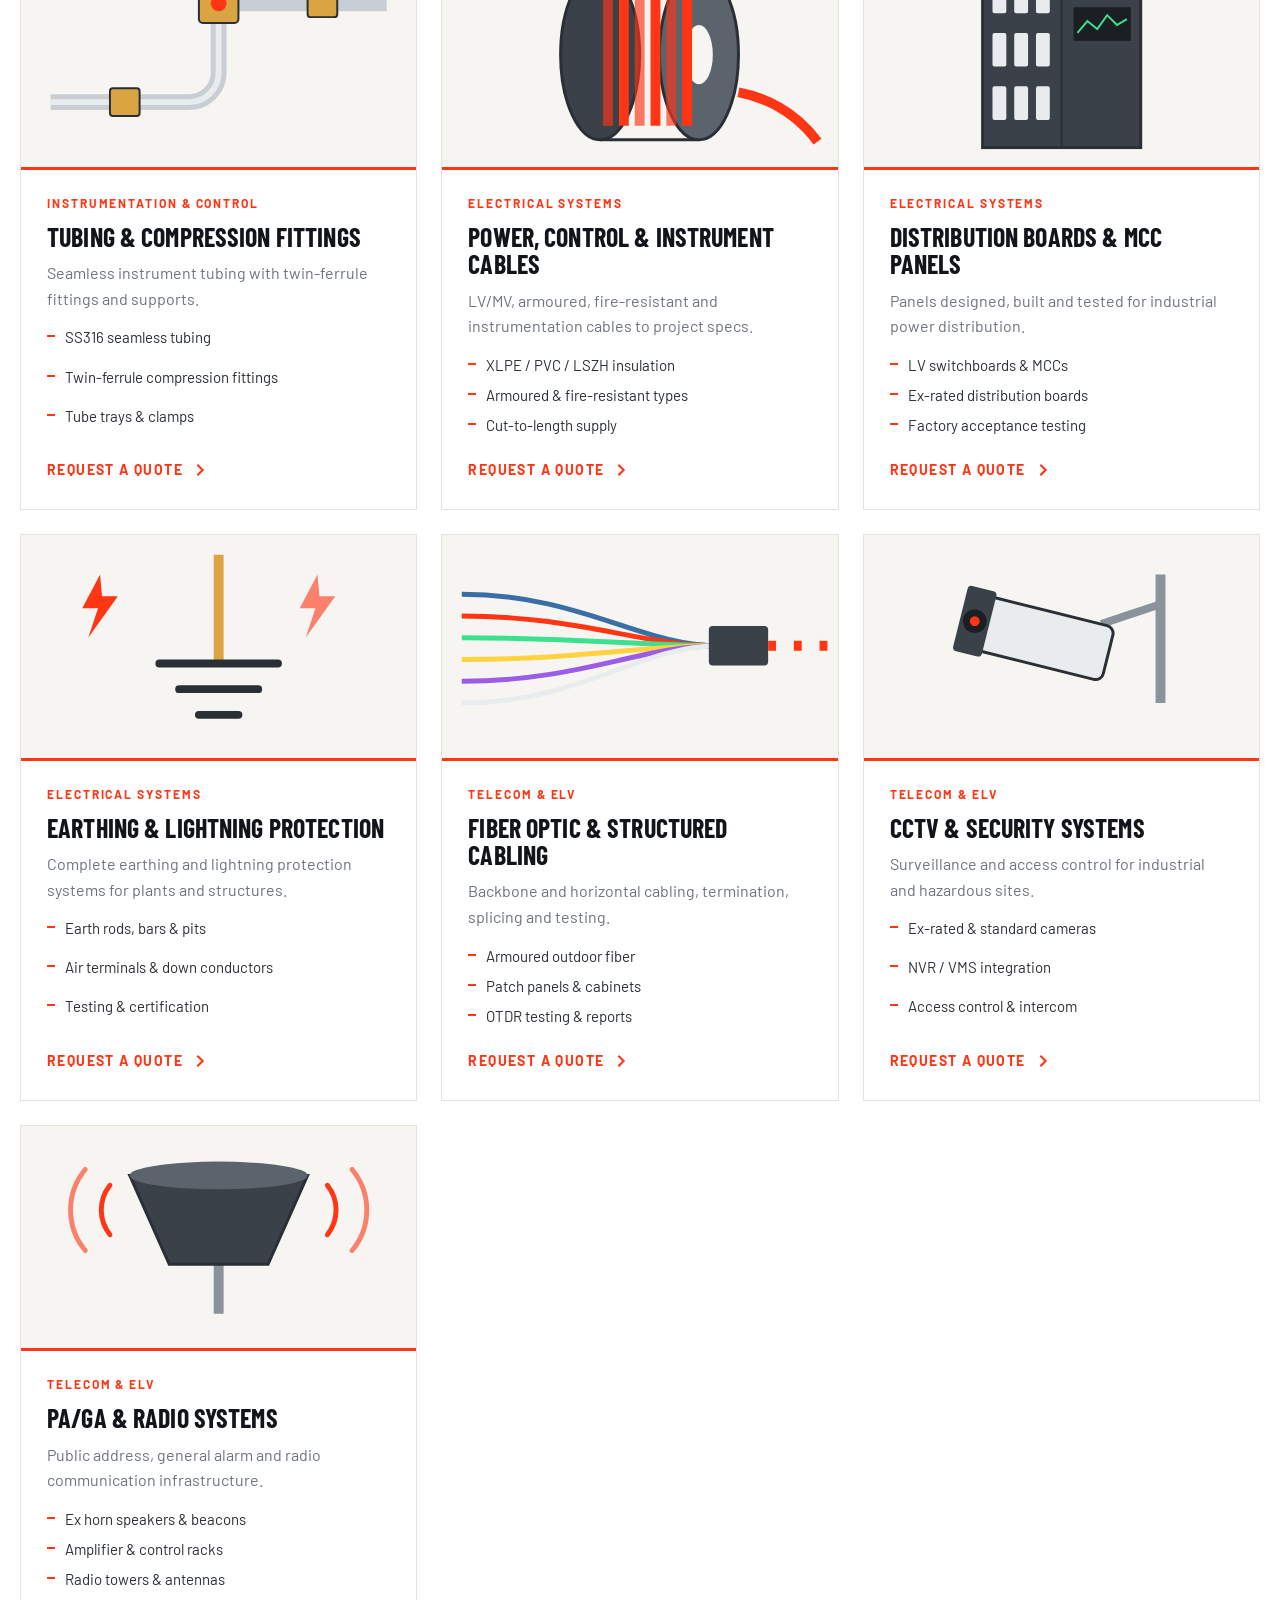
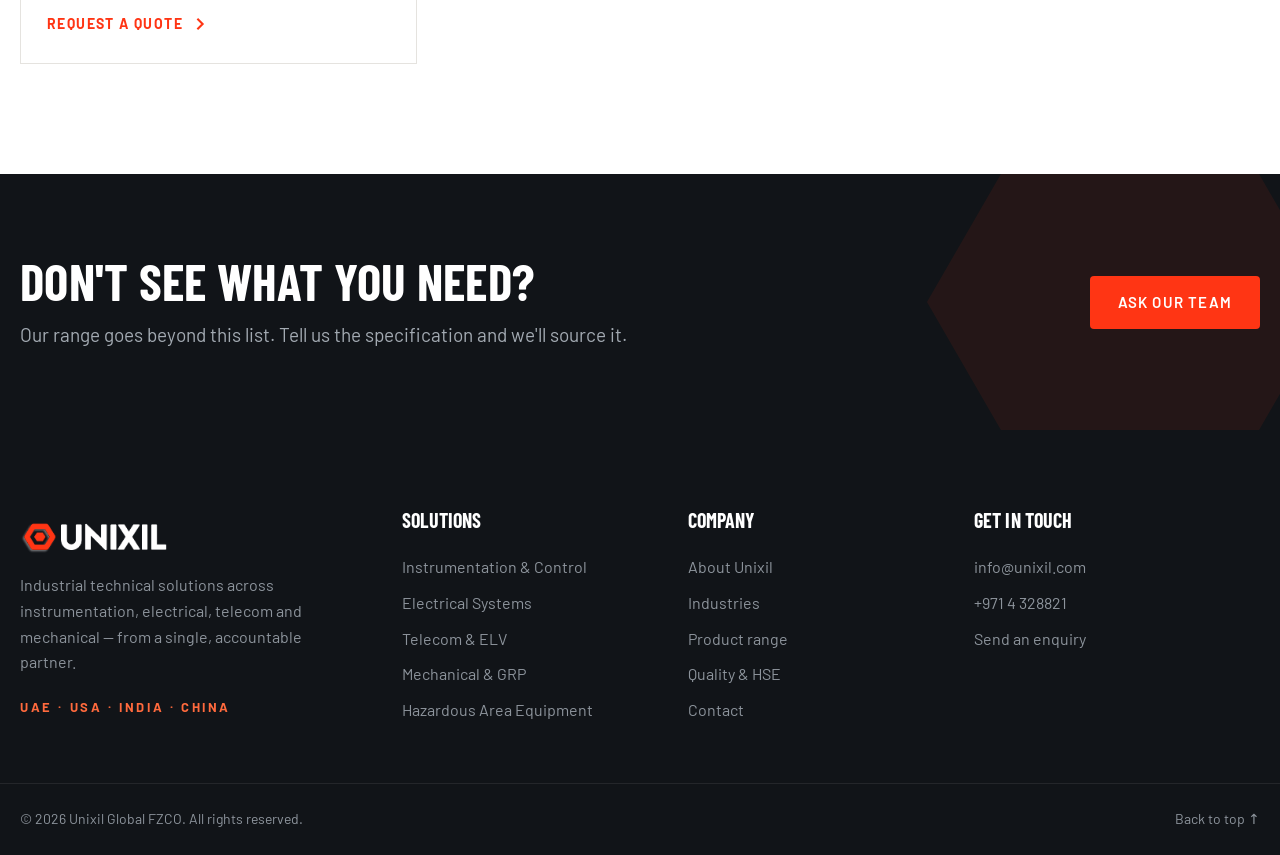
<file: products.html>
<!doctype html>
<html lang="en" class="no-js">
<head>
  <meta charset="utf-8" />
  <meta name="viewport" content="width=device-width, initial-scale=1" />
  <title>Products — Unixil Global</title>
  <meta name="description" content="GRP cable trays, Ex junction boxes, instrumentation, electrical and telecom products supplied by Unixil Global." />
  <meta name="theme-color" content="#111418" />
  <link rel="icon" href="assets/img/unixil-icon.png" />
  <link rel="preconnect" href="https://fonts.googleapis.com" />
  <link rel="preconnect" href="https://fonts.gstatic.com" crossorigin />
  <link href="https://fonts.googleapis.com/css2?family=Barlow:wght@400;500;600;700&family=Barlow+Condensed:wght@600;700&display=swap" rel="stylesheet" />
  <link rel="stylesheet" href="assets/css/styles.css" />
</head>
<body>
  <main id="main">
    <section class="page-hero">
      <div class="hero-art" data-hero-art></div><div class="hero-shade"></div>
      <div class="container intro-in">
        <nav class="crumbs" aria-label="Breadcrumb"><a href="index.html">Home</a><span>/</span><span>Products</span></nav>
        <span class="eyebrow">Product range</span>
        <h1>From GRP cable trays to Ex junction boxes</h1>
        <p>Products sourced from renowned manufacturers and configured to your project specification.</p>
      </div>
    </section>

    <section class="section">
      <div class="container">
        <div class="filter" id="prod-filter" role="group" aria-label="Filter by discipline"></div>
        <p id="prod-count" class="lead" style="margin:-16px 0 24px;font-size:15px" aria-live="polite"></p>
        <div class="prod-grid" id="prod-grid"></div>
      </div>
    </section>

    <section class="cta">
      <div class="cta-hex" data-cta-hex aria-hidden="true"></div>
      <div class="container">
        <div><h2>Don't see what you need?</h2><p>Our range goes beyond this list. Tell us the specification and we'll source it.</p></div>
        <a class="btn btn-primary" href="contact.html#enquiry">Ask our team</a>
      </div>
    </section>
  </main>
  <script src="assets/js/art.js"></script>
  <script src="assets/js/site.js"></script>
</body>
</html>
</file>
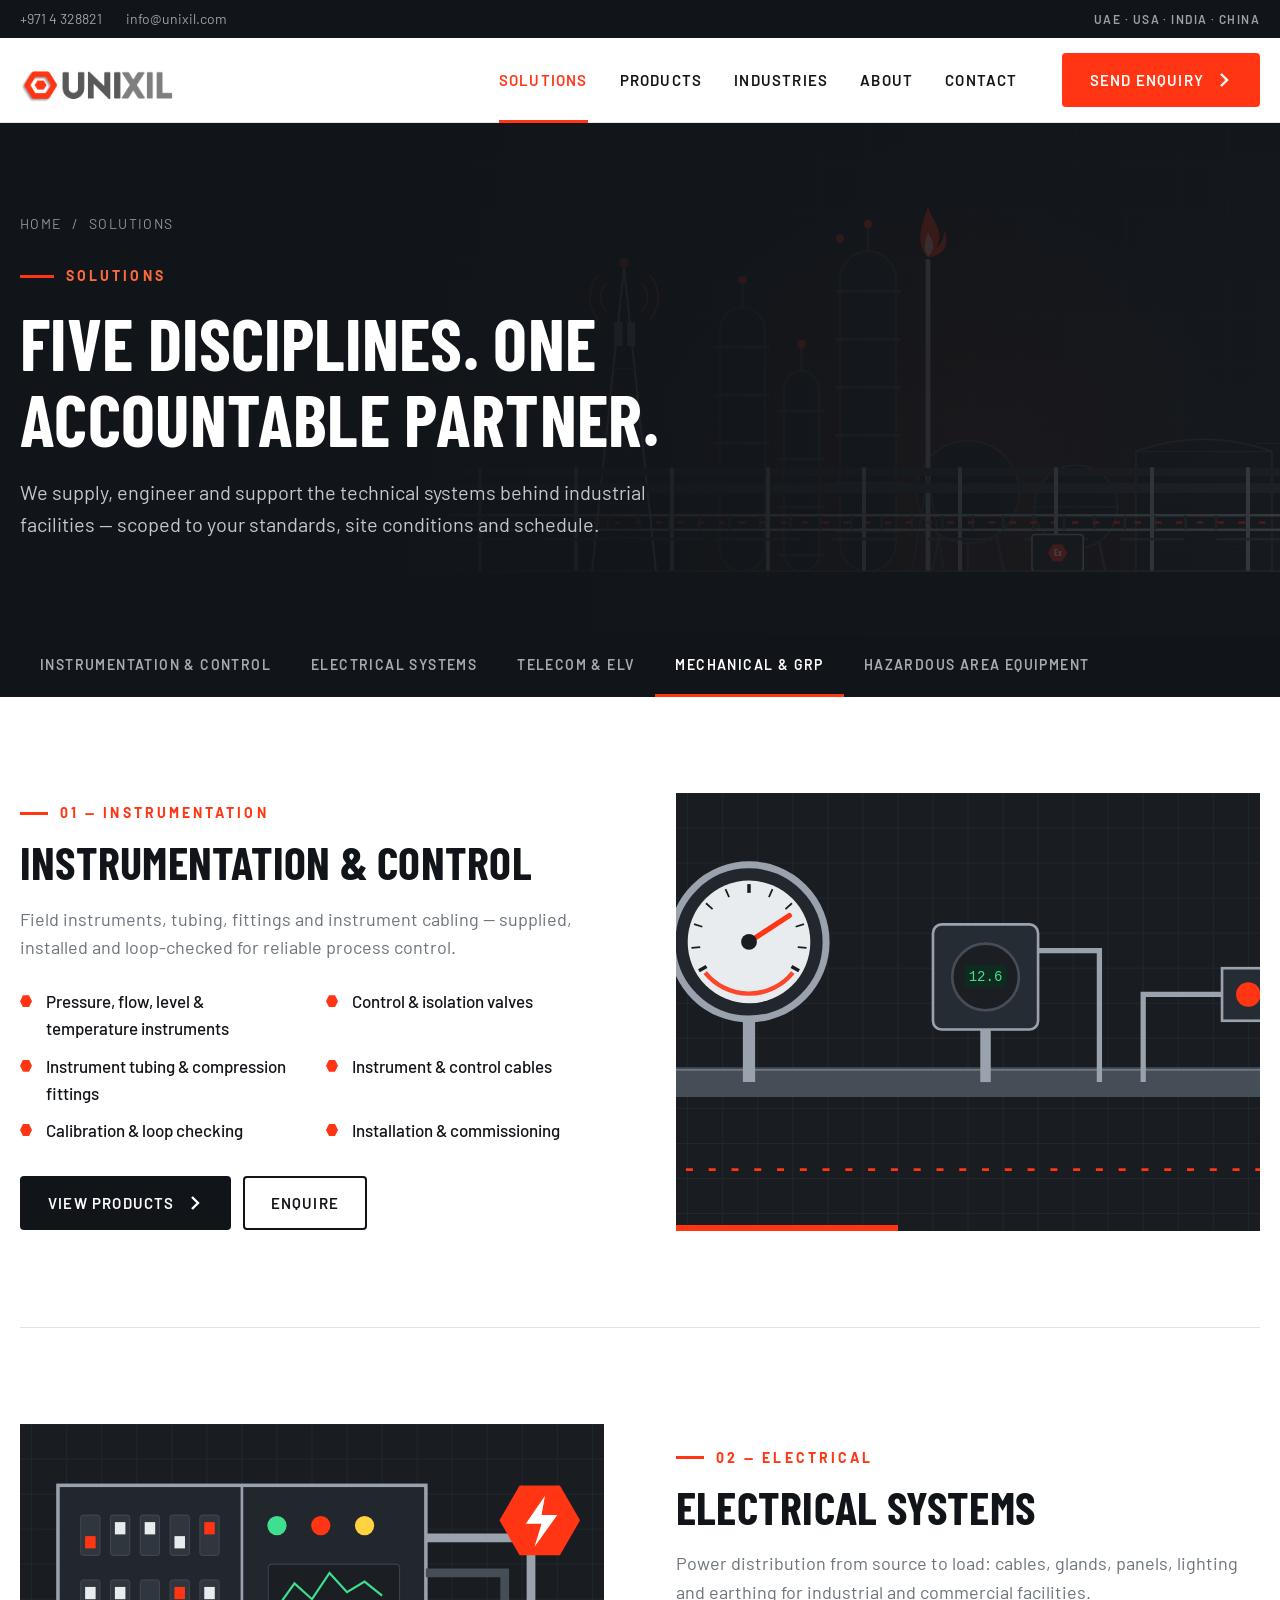
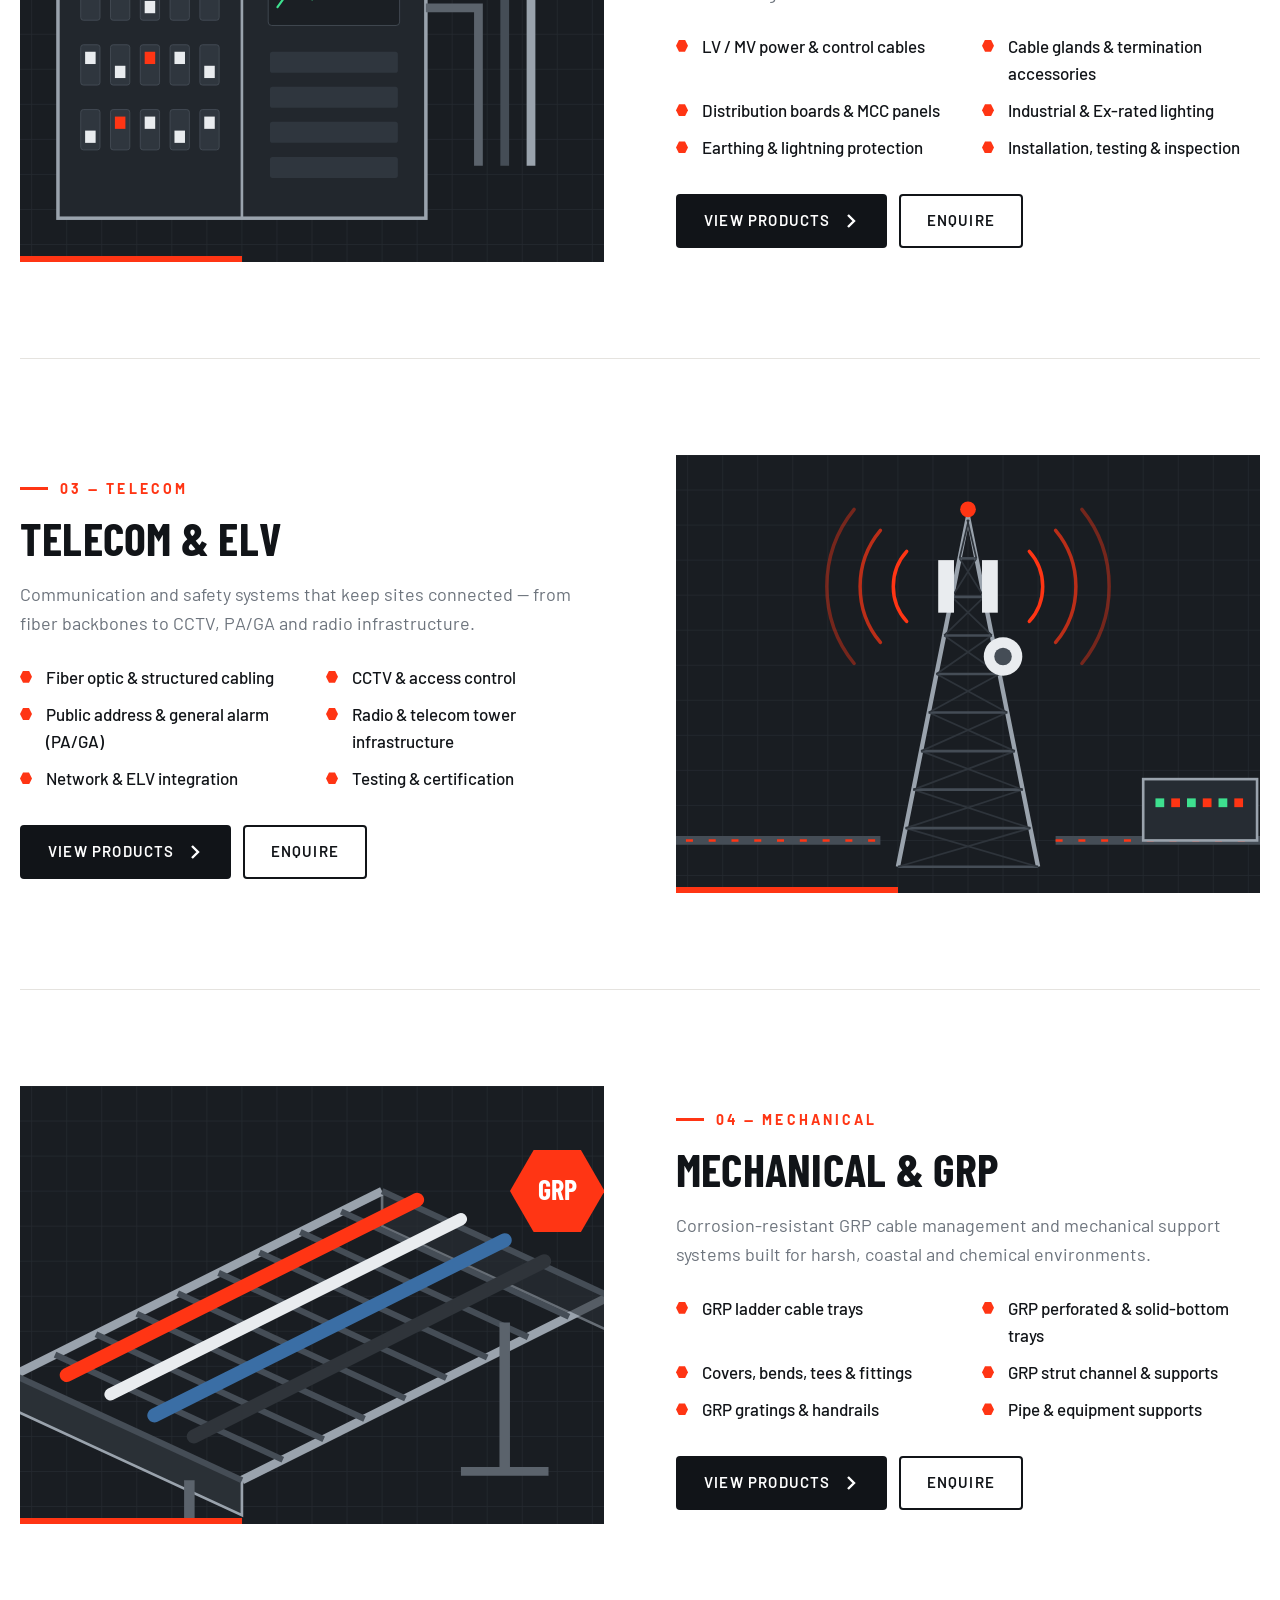
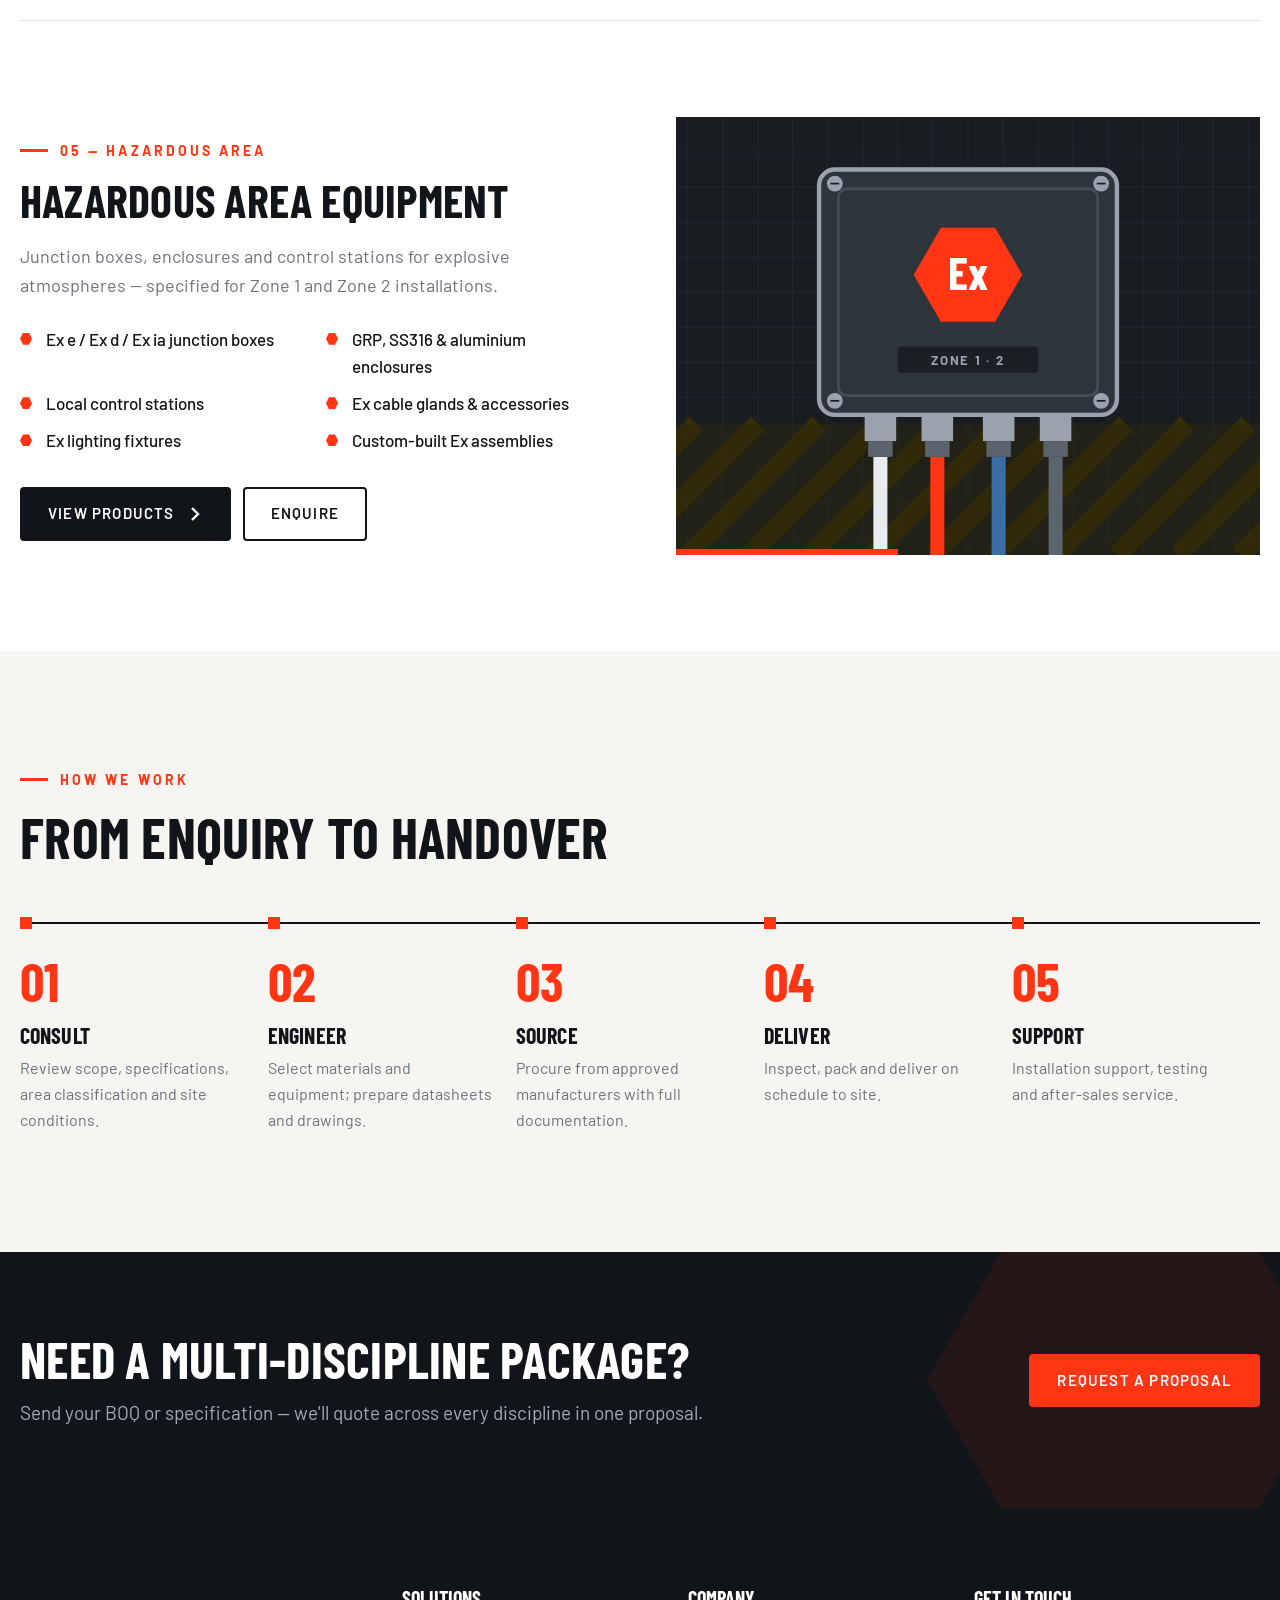
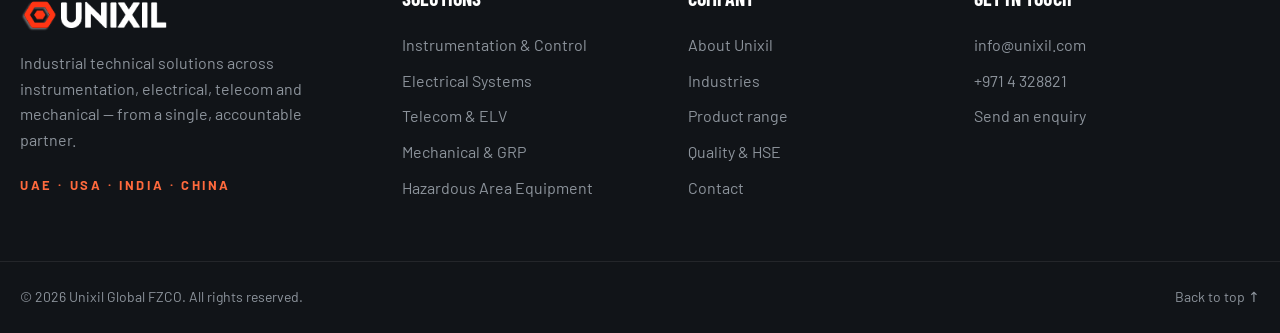
<file: solutions.html>
<!doctype html>
<html lang="en" class="no-js">
<head>
  <meta charset="utf-8" />
  <meta name="viewport" content="width=device-width, initial-scale=1" />
  <title>Solutions — Unixil Global</title>
  <meta name="description" content="Instrumentation, electrical, telecom, mechanical & GRP, and hazardous-area equipment solutions from Unixil Global." />
  <meta name="theme-color" content="#111418" />
  <link rel="icon" href="assets/img/unixil-icon.png" />
  <link rel="preconnect" href="https://fonts.googleapis.com" />
  <link rel="preconnect" href="https://fonts.gstatic.com" crossorigin />
  <link href="https://fonts.googleapis.com/css2?family=Barlow:wght@400;500;600;700&family=Barlow+Condensed:wght@600;700&display=swap" rel="stylesheet" />
  <link rel="stylesheet" href="assets/css/styles.css" />
</head>
<body>
  <main id="main">
    <section class="page-hero">
      <div class="hero-art" data-hero-art></div><div class="hero-shade"></div>
      <div class="container intro-in">
        <nav class="crumbs" aria-label="Breadcrumb"><a href="index.html">Home</a><span>/</span><span>Solutions</span></nav>
        <span class="eyebrow">Solutions</span>
        <h1>Five disciplines. One accountable partner.</h1>
        <p>We supply, engineer and support the technical systems behind industrial facilities — scoped to your standards, site conditions and schedule.</p>
      </div>
    </section>
    <nav class="sol-nav" aria-label="Solutions"><div class="container" id="sol-nav"></div></nav>
    <div class="container" id="solutions"></div>

    <section class="section paper">
      <div class="container">
        <div class="head reveal"><span class="kicker">How we work</span><h2>From enquiry to handover</h2></div>
        <div class="steps">
          <div class="step reveal"><h3>Consult</h3><p>Review scope, specifications, area classification and site conditions.</p></div>
          <div class="step reveal" style="--d:.05s"><h3>Engineer</h3><p>Select materials and equipment; prepare datasheets and drawings.</p></div>
          <div class="step reveal" style="--d:.1s"><h3>Source</h3><p>Procure from approved manufacturers with full documentation.</p></div>
          <div class="step reveal" style="--d:.15s"><h3>Deliver</h3><p>Inspect, pack and deliver on schedule to site.</p></div>
          <div class="step reveal" style="--d:.2s"><h3>Support</h3><p>Installation support, testing and after-sales service.</p></div>
        </div>
      </div>
    </section>

    <section class="cta">
      <div class="cta-hex" data-cta-hex aria-hidden="true"></div>
      <div class="container">
        <div><h2>Need a multi-discipline package?</h2><p>Send your BOQ or specification — we'll quote across every discipline in one proposal.</p></div>
        <a class="btn btn-primary" href="contact.html#enquiry">Request a proposal</a>
      </div>
    </section>
  </main>
  <script src="assets/js/art.js"></script>
  <script src="assets/js/site.js"></script>
</body>
</html>
</file>
<file: assets/css/styles.css>
:root {
  --orange: #ff3514;
  --orange-2: #ff6a3d;
  --orange-soft: #fff0eb;
  --ink: #111418;
  --steel: #191d22;
  --steel-2: #23282e;
  --steel-3: #2e343b;
  --grey: #595959;
  --text: #2a2f35;
  --muted: #6c737c;
  --line: #e5e3df;
  --paper: #f6f5f2;
  --white: #fff;
  --radius: 4px;
  --shadow: 0 18px 40px -22px rgba(17, 20, 24, .45);
  --font: "Barlow", system-ui, -apple-system, "Segoe UI", Roboto, sans-serif;
  --display: "Barlow Condensed", "Barlow", sans-serif;
  --nav-h: 84px;
}

*, *::before, *::after { box-sizing: border-box; }
html { scroll-behavior: smooth; scroll-padding-top: calc(var(--nav-h) + 12px); }
body { margin: 0; font-family: var(--font); font-size: 17px; color: var(--text); background: var(--white); line-height: 1.6; -webkit-font-smoothing: antialiased; overflow-x: hidden; }
img { max-width: 100%; display: block; }
svg { display: block; }
a { color: inherit; text-decoration: none; }
h1, h2, h3, h4 { font-family: var(--display); font-weight: 700; line-height: 1.05; margin: 0; letter-spacing: .005em; text-transform: uppercase; color: var(--ink); }
p { margin: 0; }
button { font: inherit; }
.container { width: min(1240px, 100% - 40px); margin-inline: auto; }
.skip { position: absolute; left: -999px; top: 8px; background: var(--orange); color: #fff; padding: 8px 14px; z-index: 200; }
.skip:focus { left: 8px; }
:focus-visible { outline: 2px solid var(--orange); outline-offset: 3px; }

/* ---------- Buttons ---------- */
.btn { display: inline-flex; align-items: center; gap: 12px; font: 600 15px/1 var(--font); letter-spacing: .08em; text-transform: uppercase; padding: 17px 26px; border: 2px solid transparent; border-radius: var(--radius); cursor: pointer; transition: background .2s, color .2s, border-color .2s, transform .2s; white-space: nowrap; }
.btn .chev { width: 16px; height: 16px; transition: transform .2s; }
.btn:hover .chev { transform: translateX(4px); }
.btn-primary { background: var(--orange); color: #fff; }
.btn-primary:hover { background: #e12a0b; }
.btn-ghost { border-color: rgba(255,255,255,.45); color: #fff; }
.btn-ghost:hover { background: #fff; color: var(--ink); border-color: #fff; }
.btn-dark { background: var(--ink); color: #fff; }
.btn-dark:hover { background: var(--orange); }
.btn-line { border-color: var(--ink); color: var(--ink); }
.btn-line:hover { background: var(--ink); color: #fff; }
.link { display: inline-flex; align-items: center; gap: 10px; font-weight: 700; font-size: 14px; letter-spacing: .1em; text-transform: uppercase; color: var(--orange); }
.link .chev { width: 14px; height: 14px; transition: transform .2s; }
a:hover .link .chev, .link:hover .chev { transform: translateX(4px); }

/* ---------- Header ---------- */
.topbar { background: var(--ink); color: #9aa1a9; font-size: 14px; }
.topbar .container { display: flex; justify-content: space-between; gap: 20px; padding: 8px 0; }
.topbar a:hover { color: #fff; }
.topbar .tb-left, .topbar .tb-right { display: flex; gap: 24px; align-items: center; }
.topbar .regions { letter-spacing: .12em; text-transform: uppercase; font-size: 12px; font-weight: 600; }
.nav { position: sticky; top: 0; z-index: 60; background: rgba(255,255,255,.97); backdrop-filter: blur(10px); border-bottom: 1px solid var(--line); transition: box-shadow .3s; }
.nav.scrolled { box-shadow: 0 8px 24px -16px rgba(0,0,0,.25); }
.nav-inner { display: flex; align-items: center; gap: 28px; height: var(--nav-h); }
.brand img { height: 46px; width: auto; }
.nav-links { display: flex; margin-left: auto; height: 100%; }
.nav-links a { display: flex; align-items: center; padding: 0 16px; font-weight: 600; font-size: 15px; letter-spacing: .08em; text-transform: uppercase; color: var(--ink); position: relative; }
.nav-links a::after { content: ""; position: absolute; left: 16px; right: 16px; bottom: -1px; height: 3px; background: var(--orange); transform: scaleX(0); transition: transform .25s; }
.nav-links a:hover::after, .nav-links a[aria-current="page"]::after { transform: scaleX(1); }
.nav-links a[aria-current="page"] { color: var(--orange); }
.nav-cta { display: flex; }
.nav-toggle { display: none; margin-left: auto; width: 48px; height: 48px; border: 0; background: var(--ink); cursor: pointer; position: relative; border-radius: var(--radius); }
.nav-toggle span { position: absolute; left: 13px; right: 13px; height: 2px; background: #fff; transition: transform .25s, top .25s, opacity .2s; }
.nav-toggle span:nth-child(1) { top: 16px; } .nav-toggle span:nth-child(2) { top: 23px; } .nav-toggle span:nth-child(3) { top: 30px; }
.nav-toggle[aria-expanded="true"] span:nth-child(1) { top: 23px; transform: rotate(45deg); }
.nav-toggle[aria-expanded="true"] span:nth-child(2) { opacity: 0; }
.nav-toggle[aria-expanded="true"] span:nth-child(3) { top: 23px; transform: rotate(-45deg); }
.mobile-menu { border-top: 1px solid var(--line); background: #fff; padding: 8px 20px 24px; display: grid; }
.mobile-menu[hidden] { display: none; }
.mobile-menu a:not(.btn) { padding: 16px 4px; border-bottom: 1px solid var(--line); font-weight: 600; letter-spacing: .08em; text-transform: uppercase; font-size: 15px; display: flex; justify-content: space-between; }
.mobile-menu a[aria-current="page"] { color: var(--orange); }
.mobile-menu .btn { margin-top: 18px; justify-content: center; }

/* ---------- Hero ---------- */
.hero { position: relative; background: var(--steel); color: #fff; overflow: hidden; }
.hero-art { position: absolute; inset: 0; }
.hero-art svg { width: 100%; height: 100%; }
.hero-shade { position: absolute; inset: 0; background: linear-gradient(90deg, rgba(17,20,24,.96) 0%, rgba(17,20,24,.82) 38%, rgba(17,20,24,.15) 75%, rgba(17,20,24,0) 100%); }
.hero-inner { position: relative; padding: 120px 0 150px; max-width: 640px; }
.eyebrow { display: inline-flex; align-items: center; gap: 12px; font-weight: 700; font-size: 14px; letter-spacing: .22em; text-transform: uppercase; color: var(--orange-2); }
.eyebrow::before { content: ""; width: 34px; height: 3px; background: var(--orange); }
.hero h1 { color: #fff; font-size: clamp(48px, 7vw, 92px); margin: 22px 0 24px; }
.hero h1 span { color: var(--orange); }
.hero p { font-size: 20px; color: #c3c8ce; max-width: 560px; }
.hero-actions { display: flex; gap: 14px; flex-wrap: wrap; margin-top: 38px; }
.hero-disc { position: absolute; left: 0; right: 0; bottom: 0; }
.disc-bar { display: grid; grid-template-columns: repeat(5, 1fr); background: rgba(17,20,24,.9); backdrop-filter: blur(8px); border-top: 1px solid rgba(255,255,255,.08); }
.disc-bar a { padding: 20px 22px; border-right: 1px solid rgba(255,255,255,.08); display: flex; align-items: center; gap: 14px; font-weight: 600; font-size: 15px; letter-spacing: .06em; text-transform: uppercase; color: #dfe3e7; transition: background .2s, color .2s; }
.disc-bar a:last-child { border-right: 0; }
.disc-bar a:hover { background: var(--orange); color: #fff; }
.disc-bar svg { width: 28px; height: 28px; flex: none; color: var(--orange-2); transition: color .2s; }
.disc-bar a:hover svg { color: #fff; }

/* Page hero */
.page-hero { position: relative; background: var(--steel); color: #fff; overflow: hidden; }
.page-hero .hero-art { opacity: .55; }
.page-hero .hero-shade { background: linear-gradient(90deg, rgba(17,20,24,.97) 30%, rgba(17,20,24,.55) 100%); }
.page-hero .container { position: relative; padding: 90px 0 96px; }
.crumbs { display: flex; gap: 10px; font-size: 14px; letter-spacing: .1em; text-transform: uppercase; color: #8d949c; margin-bottom: 22px; }
.crumbs a:hover { color: #fff; }
.page-hero h1 { color: #fff; font-size: clamp(42px, 5.6vw, 72px); max-width: 860px; margin-top: 18px; }
.page-hero p { color: #c3c8ce; font-size: 20px; max-width: 700px; margin-top: 20px; }

/* ---------- Sections ---------- */
.section { padding: 110px 0; }
.section-sm { padding: 76px 0; }
.paper { background: var(--paper); }
.dark { background: var(--steel); color: #c3c8ce; }
.dark h2, .dark h3 { color: #fff; }
.kicker { display: inline-flex; align-items: center; gap: 12px; font-weight: 700; font-size: 14px; letter-spacing: .22em; text-transform: uppercase; color: var(--orange); }
.kicker::before { content: ""; width: 28px; height: 3px; background: currentColor; }
.head { max-width: 760px; margin-bottom: 56px; }
.head.center { margin-inline: auto; text-align: center; }
.head.center .kicker::after { content: ""; width: 28px; height: 3px; background: currentColor; }
.head.row { max-width: none; display: flex; justify-content: space-between; align-items: end; gap: 24px; flex-wrap: wrap; }
.h2, .head h2 { font-size: clamp(36px, 4.4vw, 58px); margin: 16px 0 18px; }
.head p, .lead { font-size: 19px; color: var(--muted); }
.dark .head p { color: #a3aab2; }
.prose p { color: var(--muted); font-size: 18px; }
.prose p + p { margin-top: 16px; }
.dark .prose p { color: #a3aab2; }

/* Intro */
.intro { display: grid; grid-template-columns: 1.1fr .9fr; gap: 72px; align-items: start; }
.intro .big { font-family: var(--display); font-size: clamp(28px, 3vw, 38px); line-height: 1.2; color: var(--ink); font-weight: 600; }
.intro .big em { font-style: normal; color: var(--orange); }

/* Stats */
.stats { background: var(--orange); color: #fff; }
.stats .container { display: grid; grid-template-columns: repeat(5, 1fr); }
.stat { padding: 46px 24px; border-right: 1px solid rgba(255,255,255,.25); text-align: center; }
.stat:last-child { border-right: 0; }
.stat strong { display: block; font-family: var(--display); font-size: clamp(44px, 5vw, 64px); line-height: 1; font-weight: 700; }
.stat span { display: block; margin-top: 10px; font-weight: 600; font-size: 14px; letter-spacing: .14em; text-transform: uppercase; opacity: .92; }

/* Division cards */
.div-grid { display: grid; grid-template-columns: repeat(3, 1fr); gap: 2px; background: var(--line); border: 2px solid var(--line); }
.div-card { position: relative; background: #fff; display: flex; flex-direction: column; overflow: hidden; transition: background .3s; }
.div-art { aspect-ratio: 16 / 10; background: var(--steel); overflow: hidden; position: relative; }
.div-art svg { width: 100%; height: 100%; transition: transform .6s ease; }
.div-card:hover .div-art svg { transform: scale(1.05); }
.div-num { position: absolute; top: 18px; left: 20px; font-family: var(--display); font-weight: 700; font-size: 15px; letter-spacing: .14em; color: var(--orange-2); }
.div-body { padding: 30px 30px 34px; display: flex; flex-direction: column; gap: 12px; flex: 1; }
.div-body h3 { font-size: 30px; }
.div-body p { color: var(--muted); flex: 1; }
.div-card.feature { grid-column: span 1; }
.div-cta { background: var(--orange); color: #fff; padding: 40px 34px; display: flex; flex-direction: column; justify-content: space-between; gap: 24px; }
.div-cta h3 { color: #fff; font-size: 38px; }
.div-cta p { opacity: .92; }
.div-cta .btn { align-self: flex-start; background: #fff; color: var(--ink); }
.div-cta .btn:hover { background: var(--ink); color: #fff; }

/* Industries list (chevrons) */
.ind-wrap { display: grid; grid-template-columns: .85fr 1.15fr; gap: 72px; align-items: center; }
.ind-list { list-style: none; margin: 0; padding: 0; border-top: 1px solid rgba(255,255,255,.12); }
.ind-list li { border-bottom: 1px solid rgba(255,255,255,.12); }
.ind-list a { display: flex; align-items: center; gap: 22px; padding: 22px 8px; font-family: var(--display); font-size: clamp(26px, 2.6vw, 34px); font-weight: 600; text-transform: uppercase; color: #fff; transition: color .2s, padding .25s, background .25s; }
.ind-list a .chevs { color: var(--orange); font-size: .8em; letter-spacing: -.12em; transition: transform .25s; }
.ind-list a small { margin-left: auto; font-family: var(--font); font-size: 14px; font-weight: 500; text-transform: none; color: #8d949c; max-width: 280px; text-align: right; }
.ind-list a:hover { padding-left: 20px; background: rgba(255,255,255,.03); }
.ind-list a:hover .chevs { transform: translateX(6px); }

/* Product range */
.filter { display: flex; flex-wrap: wrap; gap: 8px; margin-bottom: 36px; }
.filter button { border: 2px solid var(--line); background: #fff; padding: 11px 18px; font-weight: 600; font-size: 14px; letter-spacing: .08em; text-transform: uppercase; color: var(--text); cursor: pointer; border-radius: var(--radius); transition: all .2s; }
.filter button:hover { border-color: var(--ink); }
.filter button[aria-pressed="true"] { background: var(--ink); border-color: var(--ink); color: #fff; }
.prod-grid { display: grid; grid-template-columns: repeat(3, 1fr); gap: 24px; }
.prod { background: #fff; border: 1px solid var(--line); display: flex; flex-direction: column; transition: box-shadow .25s, transform .25s, border-color .25s; }
.prod:hover { box-shadow: var(--shadow); transform: translateY(-4px); border-color: transparent; }
.prod[hidden] { display: none; }
.prod-art { aspect-ratio: 16 / 9; background: var(--paper); border-bottom: 3px solid var(--orange); }
.prod-art svg { width: 100%; height: 100%; }
.prod-body { padding: 24px 26px 28px; display: flex; flex-direction: column; gap: 10px; flex: 1; }
.prod-tag { font-size: 12px; font-weight: 700; letter-spacing: .16em; text-transform: uppercase; color: var(--orange); }
.prod h3 { font-size: 26px; }
.prod p { color: var(--muted); font-size: 16px; }
.prod ul { margin: 4px 0 0; padding: 0; list-style: none; display: grid; gap: 6px; font-size: 15px; flex: 1; }
.prod li { padding-left: 18px; position: relative; }
.prod li::before { content: ""; position: absolute; left: 0; top: 10px; width: 8px; height: 2px; background: var(--orange); }
.prod .link { margin-top: 12px; }

/* Solution detail blocks */
.sol { display: grid; grid-template-columns: 1fr 1fr; gap: 72px; align-items: center; padding: 96px 0; border-bottom: 1px solid var(--line); }
.sol:last-child { border-bottom: 0; }
.sol:nth-child(even) .sol-art { order: -1; }
.sol-art { aspect-ratio: 4 / 3; background: var(--steel); position: relative; overflow: hidden; }
.sol-art svg { width: 100%; height: 100%; }
.sol-art::after { content: ""; position: absolute; left: 0; bottom: 0; width: 38%; height: 6px; background: var(--orange); }
.sol h2 { font-size: clamp(34px, 3.6vw, 50px); margin: 14px 0 18px; }
.scope { display: grid; grid-template-columns: 1fr 1fr; gap: 10px 28px; margin: 26px 0 32px; padding: 0; list-style: none; }
.scope li { position: relative; padding-left: 26px; font-weight: 500; color: var(--ink); }
.scope li::before { content: ""; position: absolute; left: 0; top: 7px; width: 12px; height: 12px; background: var(--orange); clip-path: polygon(25% 0, 75% 0, 100% 50%, 75% 100%, 25% 100%, 0 50%); }
.sol-nav { position: sticky; top: var(--nav-h); z-index: 30; background: var(--ink); }
.sol-nav .container { display: flex; overflow-x: auto; scrollbar-width: none; }
.sol-nav a { padding: 18px 20px; font-weight: 600; font-size: 14px; letter-spacing: .1em; text-transform: uppercase; color: #a3aab2; white-space: nowrap; border-bottom: 3px solid transparent; }
.sol-nav a:hover { color: #fff; }
.sol-nav a.active { color: #fff; border-bottom-color: var(--orange); }

/* Values / feature tiles */
.tiles { display: grid; grid-template-columns: repeat(4, 1fr); gap: 24px; }
.tiles.three { grid-template-columns: repeat(3, 1fr); }
.tile { padding: 34px 30px; background: #fff; border-top: 4px solid var(--orange); box-shadow: 0 1px 0 var(--line); }
.paper .tile { background: #fff; }
.dark .tile { background: var(--steel-2); }
.tile .ico { width: 54px; height: 54px; color: var(--orange); margin-bottom: 22px; }
.tile .ico svg { width: 100%; height: 100%; }
.tile h3 { font-size: 24px; margin-bottom: 10px; }
.tile p { color: var(--muted); font-size: 16px; }
.dark .tile p { color: #a3aab2; }

/* Process steps */
.steps { display: grid; grid-template-columns: repeat(5, 1fr); counter-reset: s; border-top: 2px solid var(--ink); }
.step { padding: 30px 24px 10px 0; position: relative; }
.step::before { counter-increment: s; content: "0" counter(s); font-family: var(--display); font-size: 54px; font-weight: 700; color: var(--orange); line-height: 1; display: block; margin-bottom: 16px; }
.step::after { content: ""; position: absolute; top: -7px; left: 0; width: 12px; height: 12px; background: var(--orange); }
.step h3 { font-size: 22px; margin-bottom: 8px; }
.step p { color: var(--muted); font-size: 16px; }

/* Global presence */
.globe { display: grid; grid-template-columns: repeat(4, 1fr); gap: 2px; background: rgba(255,255,255,.08); }
.office { background: var(--steel); padding: 34px 28px; }
.office .flag { font-family: var(--display); font-size: 15px; letter-spacing: .2em; color: var(--orange-2); font-weight: 700; }
.office h3 { font-size: 32px; margin: 10px 0 8px; }
.office p { color: #a3aab2; font-size: 16px; }
.office.hq { background: var(--orange); }
.office.hq .flag, .office.hq p { color: #fff; }

/* CTA band */
.cta { position: relative; background: var(--ink); color: #fff; overflow: hidden; }
.cta .container { position: relative; display: flex; align-items: center; justify-content: space-between; gap: 32px; flex-wrap: wrap; padding: 80px 0; }
.cta h2 { color: #fff; font-size: clamp(34px, 4vw, 54px); max-width: 720px; }
.cta p { color: #a3aab2; margin-top: 12px; font-size: 19px; }
.cta-hex { position: absolute; right: -60px; top: 50%; translate: 0 -50%; width: 420px; opacity: .08; color: var(--orange); }

/* Contact */
.contact { display: grid; grid-template-columns: .85fr 1.15fr; gap: 72px; align-items: start; }
.c-list { list-style: none; margin: 30px 0 0; padding: 0; display: grid; gap: 2px; background: var(--line); border: 2px solid var(--line); }
.c-list li { background: #fff; padding: 22px 24px; display: flex; gap: 18px; align-items: center; }
.c-list .ico { width: 44px; height: 44px; flex: none; background: var(--orange-soft); color: var(--orange); display: grid; place-items: center; }
.c-list .ico svg { width: 22px; height: 22px; }
.c-list small { display: block; font-size: 12px; font-weight: 700; letter-spacing: .16em; text-transform: uppercase; color: var(--muted); }
.c-list a, .c-list strong { font-weight: 600; font-size: 18px; color: var(--ink); }
.c-list a:hover { color: var(--orange); }
.form { background: var(--paper); padding: 44px; display: grid; gap: 20px; border-top: 4px solid var(--orange); }
.form h3 { font-size: 32px; }
.row2 { display: grid; grid-template-columns: 1fr 1fr; gap: 20px; }
.form label { display: grid; gap: 8px; font-size: 13px; font-weight: 700; letter-spacing: .12em; text-transform: uppercase; color: var(--ink); }
.form input, .form select, .form textarea { font: 400 16px var(--font); color: var(--ink); padding: 15px 16px; border: 1px solid #d6d3cd; background: #fff; border-radius: var(--radius); width: 100%; transition: border-color .2s, box-shadow .2s; text-transform: none; letter-spacing: 0; }
.form textarea { resize: vertical; }
.form input:focus, .form select:focus, .form textarea:focus { outline: none; border-color: var(--orange); box-shadow: 0 0 0 4px rgba(255,53,20,.12); }
.form .invalid { border-color: #d92d20; box-shadow: 0 0 0 4px rgba(217,45,32,.1); }
.form .btn { justify-content: center; }
.form-note { font-size: 14px; color: var(--muted); }

/* ---------- Footer ---------- */
.footer { background: var(--ink); color: #8d949c; font-size: 16px; }
.footer-top { display: grid; grid-template-columns: 1.4fr 1fr 1fr 1.2fr; gap: 48px; padding: 80px 0 56px; }
.footer .brand img { height: 44px; }
.footer p { margin-top: 18px; max-width: 320px; }
.footer h4 { color: #fff; font-size: 20px; margin-bottom: 18px; }
.footer-top a:not(.brand) { display: block; padding: 5px 0; transition: color .2s; }
.footer-top a:not(.brand):hover { color: var(--orange-2); }
.footer-regions { margin-top: 22px; font-weight: 700; letter-spacing: .2em; font-size: 13px; color: var(--orange-2); }
.footer-bottom { border-top: 1px solid rgba(255,255,255,.08); }
.footer-bottom .container { display: flex; justify-content: space-between; gap: 16px; flex-wrap: wrap; padding: 24px 0; font-size: 14px; }
.footer-bottom a:hover { color: #fff; }

/* ---------- Animations ---------- */
.reveal { opacity: 0; transform: translateY(18px); transition: opacity .7s ease var(--d, 0s), transform .7s ease var(--d, 0s); }
.reveal.in { opacity: 1; transform: none; }
.no-js .reveal { opacity: 1; transform: none; }
.intro-in { animation: rise .8s ease both; animation-delay: var(--d, 0s); }
@keyframes rise { from { opacity: 0; transform: translateY(20px); } }
.blink { animation: blink 2.6s ease-in-out infinite; }
.blink.b2 { animation-delay: -.9s; } .blink.b3 { animation-delay: -1.7s; }
@keyframes blink { 50% { opacity: .2; } }
.flame { transform-origin: 50% 100%; transform-box: fill-box; animation: flame 1.2s ease-in-out infinite alternate; }
@keyframes flame { from { transform: scaleY(.85) skewX(-3deg); } to { transform: scaleY(1.1) skewX(3deg); } }
.pulse-line { stroke-dasharray: 8 18; animation: dash 2s linear infinite; }
@keyframes dash { to { stroke-dashoffset: -52; } }
@media (prefers-reduced-motion: reduce) {
  html { scroll-behavior: auto; }
  .reveal { opacity: 1; transform: none; transition: none; }
  .intro-in, .blink, .flame, .pulse-line { animation: none; }
}

/* ---------- Responsive ---------- */
@media (max-width: 1140px) {
  .nav-links, .nav-cta { display: none; }
  .nav-toggle { display: block; }
  .disc-bar a { padding: 18px 14px; font-size: 13px; gap: 10px; }
  .disc-bar svg { width: 22px; height: 22px; }
  .stats .container { grid-template-columns: repeat(3, 1fr); }
  .stat:nth-child(3) { border-right: 0; }
  .stat:nth-child(n+4) { border-top: 1px solid rgba(255,255,255,.25); }
  .div-grid, .prod-grid { grid-template-columns: repeat(2, 1fr); }
  .tiles { grid-template-columns: repeat(2, 1fr); }
  .steps { grid-template-columns: repeat(3, 1fr); row-gap: 20px; }
  .globe { grid-template-columns: repeat(2, 1fr); }
}
@media (max-width: 900px) {
  :root { --nav-h: 72px; }
  .brand img { height: 38px; }
  .topbar .tb-right { display: none; }
  .hero-inner { padding: 80px 0 60px; }
  .hero-shade { background: linear-gradient(180deg, rgba(17,20,24,.75), rgba(17,20,24,.95)); }
  .hero-disc { position: static; }
  .hero-disc .container { width: 100%; }
  .disc-bar { grid-template-columns: 1fr 1fr; }
  .disc-bar a { border-top: 1px solid rgba(255,255,255,.08); padding: 18px 20px; }
  .disc-bar a:last-child { grid-column: span 2; }
  .intro, .ind-wrap, .sol, .contact { grid-template-columns: 1fr; gap: 44px; }
  .sol:nth-child(even) .sol-art { order: 0; }
  .sol { padding: 64px 0; }
  .section { padding: 80px 0; }
  .footer-top { grid-template-columns: 1fr 1fr; }
  .tiles.three { grid-template-columns: 1fr 1fr; }
  .ind-list a small { display: none; }
}
@media (max-width: 620px) {
  body { font-size: 16px; }
  .topbar .container { justify-content: center; }
  .topbar .regions { display: none; }
  .disc-bar a { padding: 16px; font-size: 13px; }
  .stats .container { grid-template-columns: 1fr 1fr; }
  .stat { border-right: 1px solid rgba(255,255,255,.25) !important; border-top: 1px solid rgba(255,255,255,.25); padding: 32px 12px; }
  .stat:nth-child(even) { border-right: 0 !important; }
  .stat:last-child { grid-column: span 2; border-right: 0 !important; }
  .div-grid, .prod-grid, .tiles, .tiles.three, .row2, .scope, .globe, .footer-top { grid-template-columns: 1fr; }
  .steps { grid-template-columns: 1fr 1fr; }
  .form { padding: 26px 20px; }
  .hero-actions .btn { flex: 1; justify-content: center; }
}
</file>
